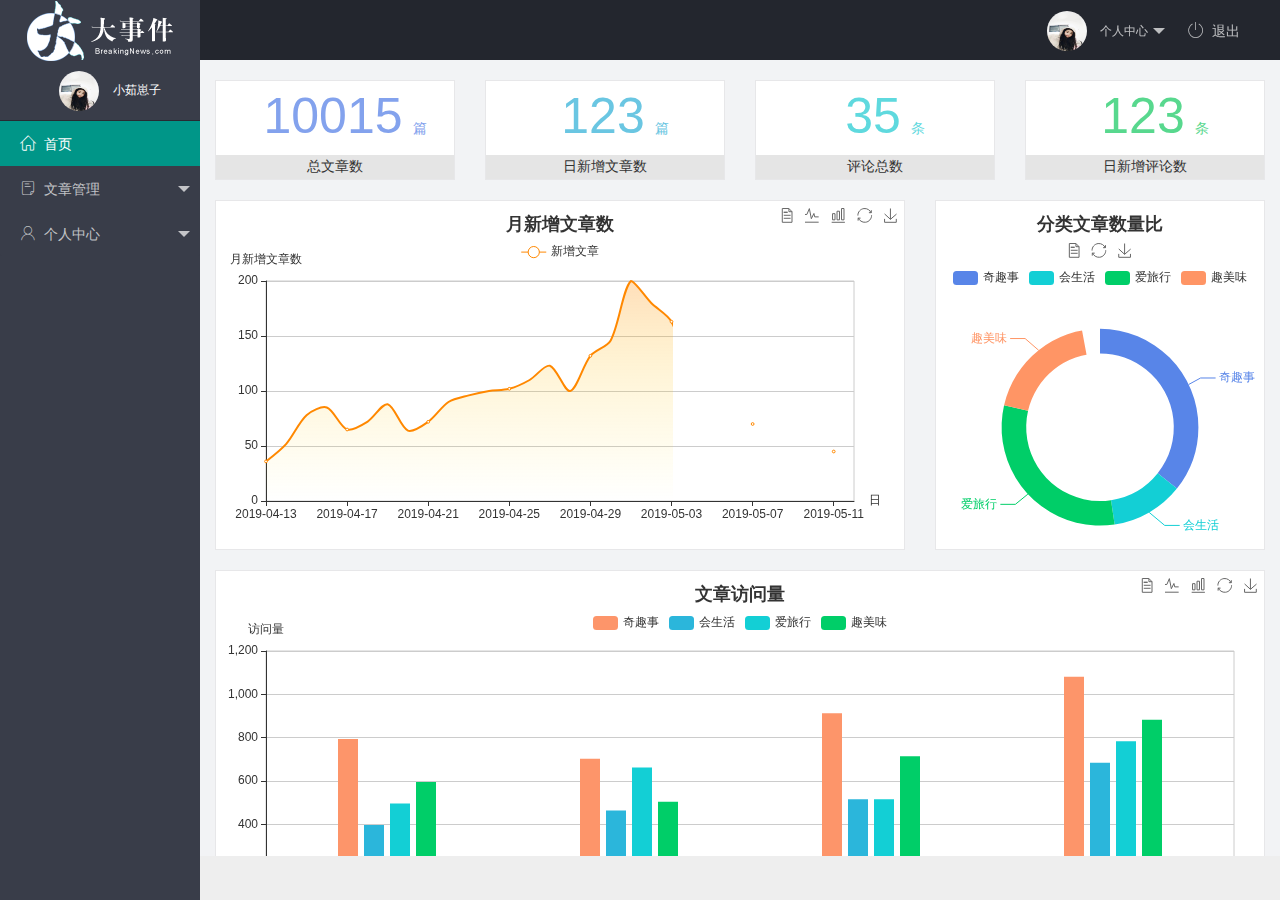
<file: index.html>
<!DOCTYPE html>
<html lang="en">
  <head>
    <meta charset="UTF-8" />
    <meta http-equiv="X-UA-Compatible" content="IE=edge" />
    <meta name="viewport" content="width=device-width, initial-scale=1.0" />
    <title>Document</title>
    <link rel="stylesheet" href="/assets/lib/layui/css/layui.css" />
    <link rel="stylesheet" href="/assets/fonts/iconfont.css">
    <link rel="stylesheet" href="./assets/css/index.css">
    
  </head>
  <body>
      <!-- 头部区域 -->
    <div class="layui-layout layui-layout-admin">
      <div class="layui-header">
        <div class="layui-logo layui-hide-xs layui-bg-black">
          <img src="/assets/images/logo.png" alt="" />
        </div>

        <ul class="layui-nav layui-layout-right">
          <li class="layui-nav-item layui-hide layui-show-md-inline-block">
            <a href="javascript:;" class="userinfo">
                <img src="./微信图片_20220528103913.jpg" class="layui-nav-img" />
                <!-- <span class="text-avatar">小茹崽子</span> -->
                个人中心
              </a>
            <dl class="layui-nav-child">
              <dd><a href="">基本资料</a></dd>
              <dd><a href="">更换头像</a></dd>
              <dd><a href="">重置密码</a></dd>
            </dl>
          </li>
          <li class="layui-nav-item" lay-header-event="menuRight" lay-unselect id='btn-aab'>
            <a href="javascript:;"><span class="iconfont icon-tuichu"></span>退出</a>
        </li>
        </ul>
      </div>
  <!-- 侧边栏 -->
  <div class="layui-side layui-bg-black">
    <div class="layui-side-scroll">
       <!-- 左侧侧边栏上面头像 -->
<div class="userinfo">
    <img src="./微信图片_20220528103913.jpg" class="layui-nav-img" />
    <!-- <span class="text-avatar">A</span> -->
    <span id="welcome">小茹崽子</span>
</div>
        <ul class="layui-nav layui-nav-tree" lay-shrink="all">
            <li class="layui-nav-item  layui-this">
                <a href="/home/dashboard.html" target="fm"><span class="iconfont icon-home "></span>首页</a>
            </li>
            <li class="layui-nav-item">
                <a class="" href="javascript:;"><span class="iconfont icon-16"></span>文章管理</a>
                <dl class="layui-nav-child">
                    <dd><a href="./article/art-catele.html" target="fm"><i class="layui-icon layui-icon-app"></i>文章类别</a></dd>

                    <dd id='change'><a href="./art_list.html" target="fm" ><i class="layui-icon layui-icon-app"></i>文章列表</a></dd>
                    <dd><a href="./art-pub.html" target="fm"><i class="layui-icon layui-icon-app"></i>发布文章</a></dd>
                </dl>
            </li>
            <li class="layui-nav-item">
                <a href="javascript:;"><span class="iconfont icon-user"></span>个人中心</a>
                <dl class="layui-nav-child">
                    <dd><a href="user.html" target="fm"><i class="layui-icon layui-icon-app"></i>基本资料</a></dd>
                    <dd><a  href="./home/user_avatar.html" target="fm"><i class="layui-icon layui-icon-app"></i>更换头像</a></dd>
                    <dd><a href="./home/user_pwd.html" target="fm"><i class="layui-icon layui-icon-app"></i>重置密码</a></dd>
                </dl>
            </li>
        </ul>
    </div>
</div>

      <div class="layui-body">
        <!-- 内容主体区域 -->
        <iframe name="fm" src="/home/dashboard.html" frameborder="0"></iframe>
        
       
     
      </div>
<!-- 底部区域 -->
      <div class="layui-footer">
        <!-- 底部固定区域 -->
        
      </div>
    </div>
    <script src="/assets/lib/layui/layui.all.js"></script>
    <script src='./assets/lib/jquery.js'></script>
    <script src='./assets/js/biss.js'></script>
    <script src='./assets/js/index.js'></script>
    
  </body>
</html>
</file>
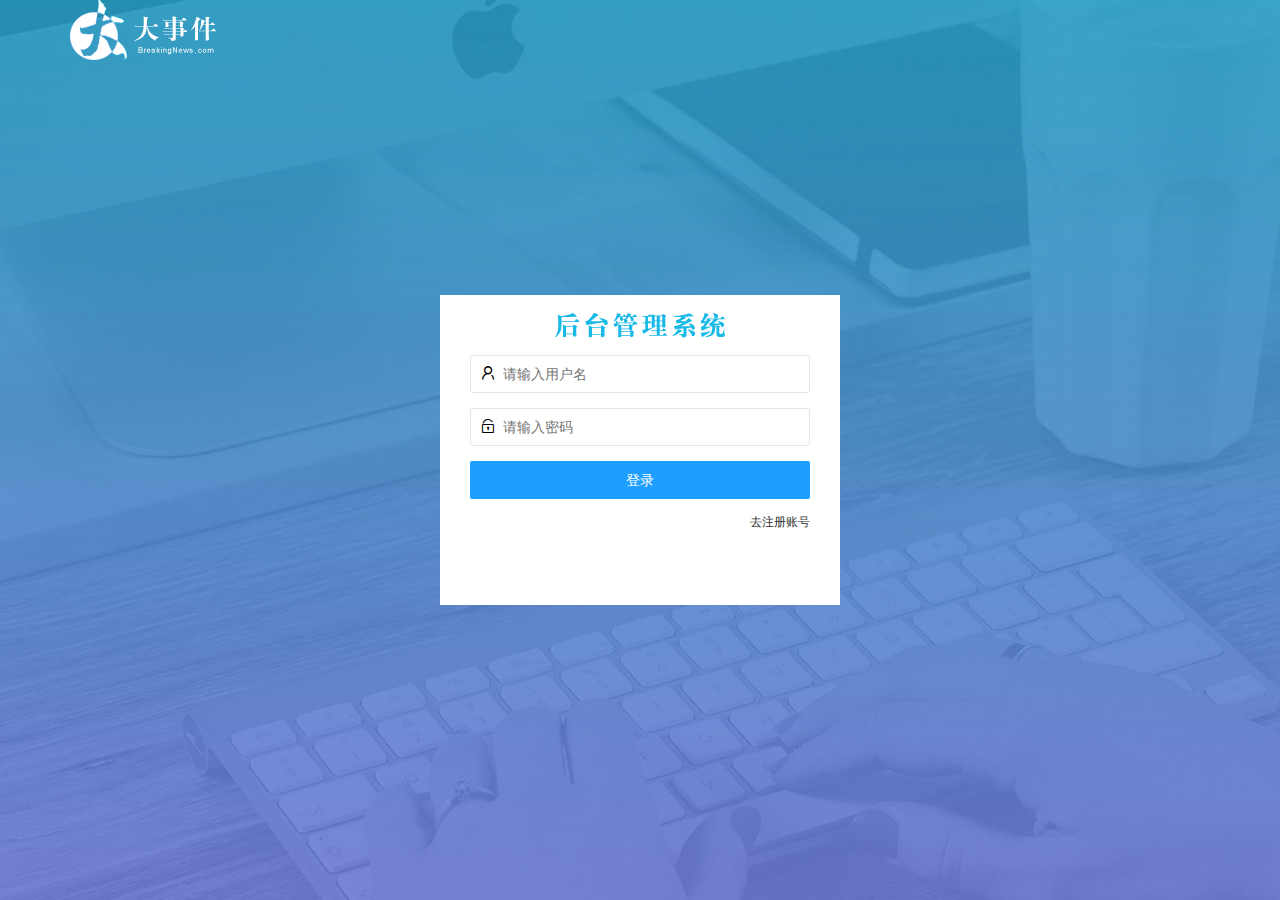
<file: login.html>
<!DOCTYPE html>
<html lang="en">
  <head>
    <meta charset="UTF-8" />
    <meta http-equiv="X-UA-Compatible" content="IE=edge" />
    <meta name="viewport" content="width=device-width, initial-scale=1.0" />
    <title>大事件-登录</title>
    <!-- 导入 LayUI 样式 -->
    <link rel="stylesheet" href="assets/lib/layui/css/layui.css" />
    <!-- 导入自定义样式 -->
    <link rel="stylesheet" href="assets/css/login.css" />
  </head>
  <body>
    <!-- 头部 logo 区域 -->
    <div class="layui-main">
      <img src="/assets/images/logo.png" alt="" />
    </div>

    <!-- 登录注册区域 -->
    <div class="loginAndRegBox">
      <div class="title-box"></div>
    </div>
    <!-- 登录注册区域 -->
<div class="loginAndRegBox">
    <!-- 登录标题 -->
    <div class="title-box"></div>

    <!-- 登录 -->
<div class="login-box">
    <form class="layui-form" id="form_login">
        
        <!-- 用户名 -->
        <div class="layui-form-item">
            <i class="layui-icon layui-icon-username"></i>
            <input
                   type="text"
                   name="username"
                   required
                   lay-verify="required"
                   placeholder="请输入用户名"
                   autocomplete="off"
                   class="layui-input"
                   />
        </div>
        
        <!-- 密码 -->
        <div class="layui-form-item">
            <i class="layui-icon layui-icon-password"></i>
            <input
                   type="password"
                   name="password"
                   required
                   lay-verify="required|pwd"
                   placeholder="请输入密码"
                   autocomplete="off"
                   class="layui-input"
                   />
        </div>
        
        <!-- 登录按钮 -->
        <div class="layui-form-item">
            <!-- 注意：表单提交按钮和普通按钮的区别，就是 lay-submit 属性 -->
            <button class="layui-btn layui-btn-normal layui-btn-fluid" lay-submit >
                登录
            </button>
        </div>
        <div class="layui-form-item link">
            <a href="javascript:;" id="link_reg">去注册账号</a>
        </div>
    </form>
</div>
   
   <!-- 注册 -->
<div class="reg-box">
    <form class="layui-form" id="form_reg">
        <!-- 用户名 -->
        <div class="layui-form-item">
            <i class="layui-icon layui-icon-username"></i>
            <input
                   type="text"
                   name="username"
                   required
                   lay-verify="required"
                   placeholder="请输入用户名"
                   autocomplete="off"
                   class="layui-input"
                   />
        </div>
        
        <!-- 密码 -->
        <div class="layui-form-item">
            <i class="layui-icon layui-icon-password"></i>
            <input
                   type="password"
                   name="password"
                   required
                   lay-verify="required|pwd"
                   placeholder="请输入密码"
                   autocomplete="off"
                   class="layui-input"
                   />
        </div>
        
        <!-- 确认密码 -->
        <div class="layui-form-item">
            <i class="layui-icon layui-icon-password"></i>
            <input
                   type="password"
                   name="repassword"
                   required
                   lay-verify="required|pwd|repwd"
                   placeholder="再次确认密码"
                   autocomplete="off"
                   class="layui-input"
                   />
        </div>
        
        <!-- 注册按钮 -->
        <div class="layui-form-item">
            <!-- 注意：表单提交按钮和普通按钮的区别，就是 lay-submit 属性 -->
            <button class="layui-btn layui-btn-normal layui-btn-fluid" lay-submit >
                注册
            </button>
        </div>
        <div class="layui-form-item link">
            <a href="javascript:;" id="link_login">去登录</a>
        </div>
    </form>
</div>
</div>
<script src='./assets/lib/layui/layui.all.js'></script>
<script src='./assets/lib/jquery.js'></script>
<script src='./assets/js/biss.js'></script>
<script src='./assets/js/login.js'></script>
  </body>
</html>
</file>
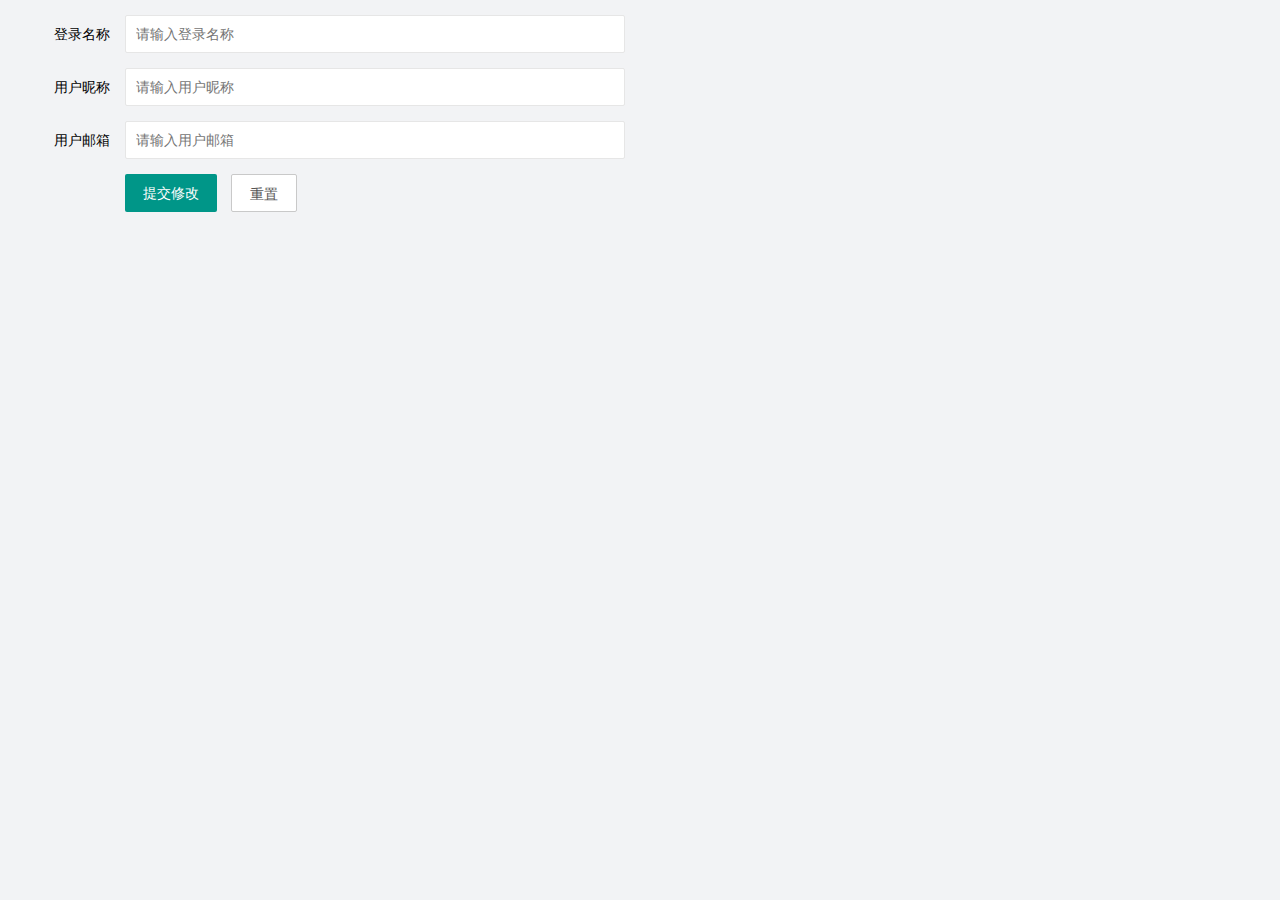
<file: user.html>
<!DOCTYPE html>
<html lang="en">
<head>
    <meta charset="UTF-8">
    <meta http-equiv="X-UA-Compatible" content="IE=edge">
    <meta name="viewport" content="width=device-width, initial-scale=1.0">
    <title>Document</title>
    <link rel="stylesheet" href="./assets/lib/layui/css/layui.css">
    <link rel="stylesheet" href="./assets/user.css/user.css">
</head>
<body>
    <!-- form 表单 -->
    <form class="layui-form" action="" lay-filter="formUserInfo">
    <input type="hidden" name="id">

    <div class="layui-form-item">
        <label class="layui-form-label">登录名称</label>
        <div class="layui-input-block">
            <input
                   type="text"
                   name="username"
                   required
                   readonly
                   lay-verify="required"
                   placeholder="请输入登录名称"
                   autocomplete="off"
                   class="layui-input"
                  
                   />
        </div>
    </div>
    <div class="layui-form-item">
        <label class="layui-form-label">用户昵称</label>
        <div class="layui-input-block">
            <input
                   type="text"
                   name="nickname"
                   required
                   lay-verify="required|nickname"
                   placeholder="请输入用户昵称"
                   autocomplete="off"
                   class="layui-input"
                   />
        </div>
    </div>
    <div class="layui-form-item">
        <label class="layui-form-label">用户邮箱</label>
        <div class="layui-input-block">
            <input
                   type="text"
                   name="email"
                   required
                   lay-verify="required|email"
                   placeholder="请输入用户邮箱"
                   autocomplete="off"
                   class="layui-input"
                   />
        </div>
    </div>

    <div class="layui-form-item">
        <div class="layui-input-block">
            <button class="layui-btn" lay-submit lay-filter="formDemo">提交修改</button>
            <button type="reset" class="layui-btn layui-btn-primary" id='btnReset'>重置</button>
        </div>
    </div>
</form>

<script src='./assets/lib/layui/layui.all.js'></script>
<script src='./assets/lib/jquery.js'></script>
<script src='./assets/js/biss.js'></script>
<script src='./assets/js/user.js'></script>

</body>
</html>
</file>
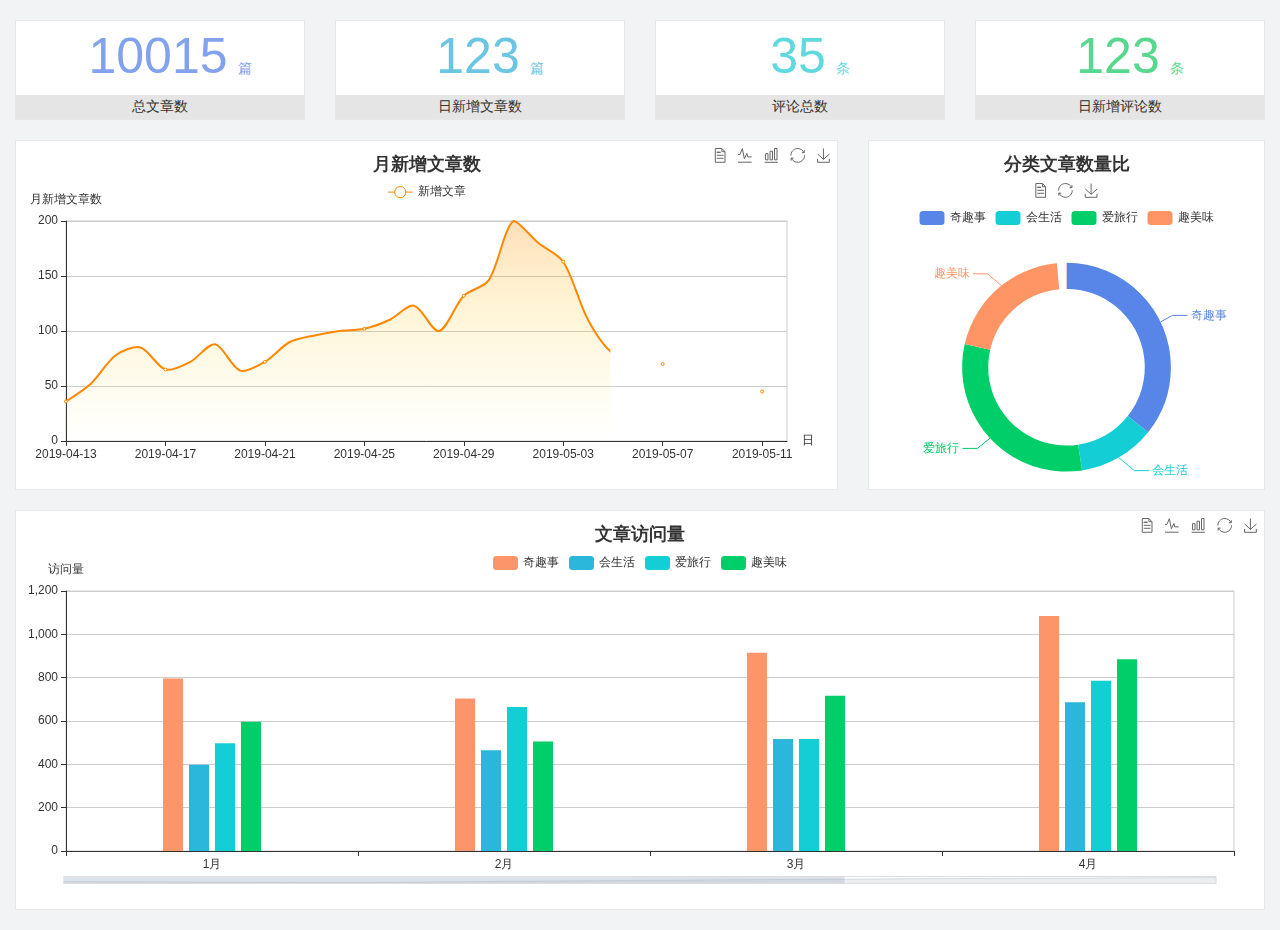
<file: home/dashboard.html>
<!DOCTYPE html>
<html lang="en">

<head>
  <meta charset="UTF-8">
  <meta name="viewport" content="width=device-width, initial-scale=1.0">
  <meta http-equiv="X-UA-Compatible" content="ie=edge">
  <title>图表统计</title>
  <link rel="stylesheet" href="../../assets/lib/bootstrap.css" />
  <link rel="stylesheet" href="../../assets/lib/main.css" />
  <script src="../../assets/lib/jquery.js"></script>
  <script type="text/javascript" src="../../assets/lib/echarts.min.js"></script>
</head>

<body>
  <div class="container-fluid">
    <div class="row spannel_list">
      <div class="col-sm-3 col-xs-6">
        <div class="spannel">
          <em>10015</em><span>篇</span>
          <b>总文章数</b>
        </div>
      </div>
      <div class="col-sm-3 col-xs-6">
        <div class="spannel scolor01">
          <em>123</em><span>篇</span>
          <b>日新增文章数</b>
        </div>
      </div>
      <div class="col-sm-3 col-xs-6">
        <div class="spannel scolor02">
          <em>35</em><span>条</span>
          <b>评论总数</b>
        </div>
      </div>
      <div class="col-sm-3 col-xs-6">
        <div class="spannel scolor03">
          <em>123</em><span>条</span>
          <b>日新增评论数</b>
        </div>
      </div>
    </div>
  </div>

  <div class="container-fluid">
    <div class="row curve-pie">
      <div class="col-lg-8 col-md-8">
        <div class="gragh_pannel" id="curve_show"></div>
      </div>
      <div class="col-lg-4 col-md-4">
        <div class="gragh_pannel" id="pie_show"></div>
      </div>
    </div>
  </div>

  <div class="container-fluid">
    <div class="column_pannel" id="column_show"></div>
  </div>

  <script>
    var oChart = echarts.init(document.getElementById('curve_show'));
    var aList_all = [
      { 'count': 36, 'date': '2019-04-13' },
      { 'count': 52, 'date': '2019-04-14' },
      { 'count': 78, 'date': '2019-04-15' },
      { 'count': 85, 'date': '2019-04-16' },
      { 'count': 65, 'date': '2019-04-17' },
      { 'count': 72, 'date': '2019-04-18' },
      { 'count': 88, 'date': '2019-04-19' },
      { 'count': 64, 'date': '2019-04-20' },
      { 'count': 72, 'date': '2019-04-21' },
      { 'count': 90, 'date': '2019-04-22' },
      { 'count': 96, 'date': '2019-04-23' },
      { 'count': 100, 'date': '2019-04-24' },
      { 'count': 102, 'date': '2019-04-25' },
      { 'count': 110, 'date': '2019-04-26' },
      { 'count': 123, 'date': '2019-04-27' },
      { 'count': 100, 'date': '2019-04-28' },
      { 'count': 132, 'date': '2019-04-29' },
      { 'count': 146, 'date': '2019-04-30' },
      { 'count': 200, 'date': '2019-05-01' },
      { 'count': 180, 'date': '2019-05-02' },
      { 'count': 163, 'date': '2019-05-03' },
      { 'count': 110, 'date': '2019-05-04' },
      { 'count': 80, 'date': '2019-05-05' },
      { 'count': 82, 'date': '2019-05-06' },
      { 'count': 70, 'date': '2019-05-07' },
      { 'count': 65, 'date': '2019-05-08' },
      { 'count': 54, 'date': '2019-05-09' },
      { 'count': 40, 'date': '2019-05-10' },
      { 'count': 45, 'date': '2019-05-11' },
      { 'count': 38, 'date': '2019-05-12' },
    ];

    let aCount = [];
    let aDate = [];

    for (var i = 0; i < aList_all.length; i++) {
      aCount.push(aList_all[i].count);
      aDate.push(aList_all[i].date);
    }

    var chartopt = {
      title: {
        text: '月新增文章数',
        left: 'center',
        top: '10'
      },
      tooltip: {
        trigger: 'axis'
      },
      legend: {
        data: ['新增文章'],
        top: '40'
      },
      toolbox: {
        show: true,
        feature: {
          mark: { show: true },
          dataView: { show: true, readOnly: false },
          magicType: { show: true, type: ['line', 'bar'] },
          restore: { show: true },
          saveAsImage: { show: true }
        }
      },
      calculable: true,
      xAxis: [
        {
          name: '日',
          type: 'category',
          boundaryGap: false,
          data: aDate
        }
      ],
      yAxis: [
        {
          name: '月新增文章数',
          type: 'value'
        }
      ],
      series: [
        {
          name: '新增文章',
          type: 'line',
          smooth: true,
          itemStyle: { normal: { areaStyle: { type: 'default' }, color: '#f80' }, lineStyle: { color: '#f80' } },
          data: aCount
        }],
      areaStyle: {
        normal: {
          color: new echarts.graphic.LinearGradient(0, 0, 0, 1, [{
            offset: 0,
            color: 'rgba(255,136,0,0.39)'
          }, {
            offset: .34,
            color: 'rgba(255,180,0,0.25)'
          }, {
            offset: 1,
            color: 'rgba(255,222,0,0.00)'
          }])

        }
      },
      grid: {
        show: true,
        x: 50,
        x2: 50,
        y: 80,
        height: 220
      }
    };

    oChart.setOption(chartopt);


    var oPie = echarts.init(document.getElementById('pie_show'));
    var oPieopt =
    {
      title: {
        top: 10,
        text: '分类文章数量比',
        x: 'center'
      },
      tooltip: {
        trigger: 'item',
        formatter: "{a} <br/>{b} : {c} ({d}%)"
      },
      color: ['#5885e8', '#13cfd5', '#00ce68', '#ff9565'],
      legend: {
        x: 'center',
        top: 65,
        data: ['奇趣事', '会生活', '爱旅行', '趣美味']
      },
      toolbox: {
        show: true,
        x: 'center',
        top: 35,
        feature: {
          mark: { show: true },
          dataView: { show: true, readOnly: false },
          magicType: {
            show: true,
            type: ['pie', 'funnel'],
            option: {
              funnel: {
                x: '25%',
                width: '50%',
                funnelAlign: 'left',
                max: 1548
              }
            }
          },
          restore: { show: true },
          saveAsImage: { show: true }
        }
      },
      calculable: true,
      series: [
        {
          name: '访问来源',
          type: 'pie',
          radius: ['45%', '60%'],
          center: ['50%', '65%'],
          data: [
            { value: 300, name: '奇趣事' },
            { value: 100, name: '会生活' },
            { value: 260, name: '爱旅行' },
            { value: 180, name: '趣美味' }
          ]
        }
      ]
    };
    oPie.setOption(oPieopt);



    var oColumn = this.echarts.init(document.getElementById('column_show'));
    var oColumnopt =
    {
      title: {
        text: '文章访问量',
        left: 'center',
        top: '10'
      },
      tooltip: {
        trigger: 'axis'
      },
      legend: {
        data: ['奇趣事', '会生活', '爱旅行', '趣美味'],
        top: '40'
      },
      toolbox: {
        show: true,
        feature: {
          mark: { show: true },
          dataView: { show: true, readOnly: false },
          magicType: { show: true, type: ['line', 'bar'] },
          restore: { show: true },
          saveAsImage: { show: true }
        }
      },
      calculable: true,
      xAxis: [
        {
          type: 'category',
          data: ['1月', '2月', '3月', '4月', '5月']
        }
      ],
      yAxis: [
        {
          name: '访问量',
          type: 'value'
        }
      ],
      series: [
        {
          name: '奇趣事',
          type: 'bar',
          barWidth: 20,
          itemStyle: {
            normal: { areaStyle: { type: 'default' }, color: '#fd956a' }
          },
          data: [800, 708, 920, 1090, 1200]
        },
        {
          name: '会生活',
          type: 'bar',
          barWidth: 20,
          itemStyle: {
            normal: { areaStyle: { type: 'default' }, color: '#2bb6db' }
          },
          data: [400, 468, 520, 690, 800]
        },
        {
          name: '爱旅行',
          type: 'bar',
          barWidth: 20,
          itemStyle: {
            normal: { areaStyle: { type: 'default' }, color: '#13cfd5' }
          },
          data: [500, 668, 520, 790, 900]
        },
        {
          name: '趣美味',
          type: 'bar',
          barWidth: 20,
          itemStyle: {
            normal: { areaStyle: { type: 'default' }, color: '#00ce68' }
          },
          data: [600, 508, 720, 890, 1000]
        }
      ],
      grid: {
        show: true,
        x: 50,
        x2: 30,
        y: 80,
        height: 260
      },
      dataZoom: [//给x轴设置滚动条
        {
          start: 0,//默认为0
          end: 100 - 1000 / 31,//默认为100
          type: 'slider',
          show: true,
          xAxisIndex: [0],
          handleSize: 0,//滑动条的 左右2个滑动条的大小
          height: 8,//组件高度
          left: 45, //左边的距离
          right: 50,//右边的距离
          bottom: 26,//右边的距离
          handleColor: '#ddd',//h滑动图标的颜色
          handleStyle: {
            borderColor: "#cacaca",
            borderWidth: "1",
            shadowBlur: 2,
            background: "#ddd",
            shadowColor: "#ddd",
          }
        }]
    };
    oColumn.setOption(oColumnopt);
  </script>
</body>

</html>
</file>
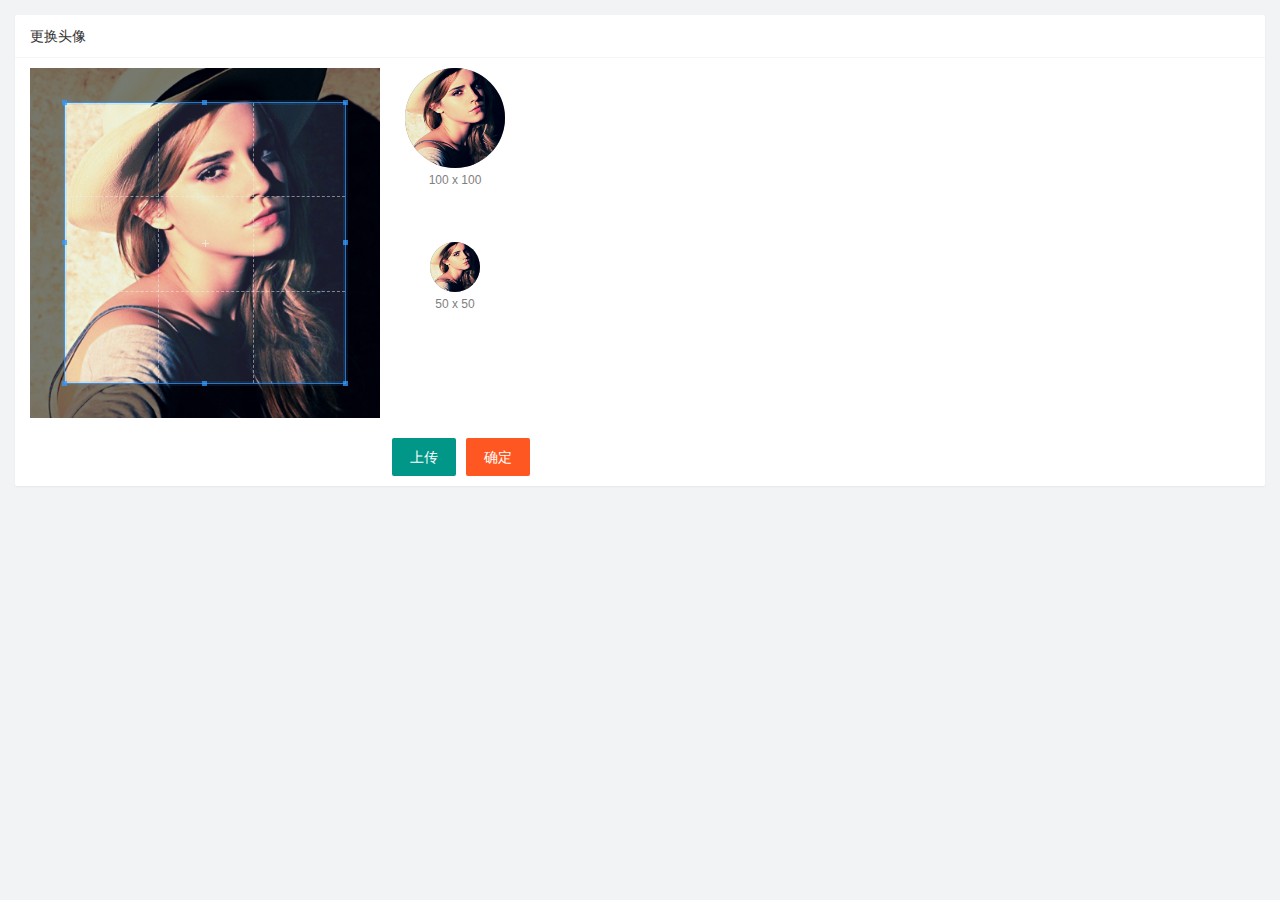
<file: home/user_avatar.html>
<!DOCTYPE html>
<html lang="en">
    <head>
        <meta charset="UTF-8" />
        <meta http-equiv="X-UA-Compatible" content="IE=edge" />
        <meta name="viewport" content="width=device-width, initial-scale=1.0" />
        <title>Document</title>
        <link rel="stylesheet" href="/assets/lib/layui/css/layui.css" />
        <link rel="stylesheet" href="/assets/lib/cropper/cropper.css">
        <link rel="stylesheet" href="/assets/user.css/user_avatar.css" />
    </head>
    <body>
        <div class="layui-card">
            <div class="layui-card-header">更换头像</div>
            <input type="file" id="file" accept="image/png,image/jpeg" />
            <div class="layui-card-body">
              <!-- 第一行的图片裁剪和预览区域 -->
<div class="row1">
    <!-- 图片裁剪区域 -->
    <div class="cropper-box">
        <!-- 这个 img 标签很重要，将来会把它初始化为裁剪区域 -->
        <img id="image" src="/assets/images/sample.jpg" />
    </div>
    <!-- 图片的预览区域 -->
    <div class="preview-box">
        <div>
            <!-- 宽高为 100px 的预览区域 -->
            <div class="img-preview w100"></div>
            <p class="size">100 x 100</p>
        </div>
        <div>
            <!-- 宽高为 50px 的预览区域 -->
            <div class="img-preview w50"></div>
            <p class="size">50 x 50</p>
        </div>
    </div>
</div>
    <!-- 第二行的按钮区域 -->
    <div class="row2">
        <input type='file'name='' id="file">
        <button type="button" class="layui-btn" id='btnChooseImage'>上传</button>
        <button type="button" class="layui-btn layui-btn-danger"id='btnUpload'>确定</button>
    </div>
            </div>
        </div>
       
    <script src="/assets/lib/layui/layui.all.js"></script>
    <script src='/assets/lib/jquery.js'></script>
    <script src='/assets/lib/cropper/Cropper.js'></script>
    <script src='/assets/lib/cropper/jquery-cropper.js'></script>
    <script src='/assets/js/biss.js'></script>
    <script src='/assets/js/user_avatar.js'></script>

    </body>
</html>
</file>
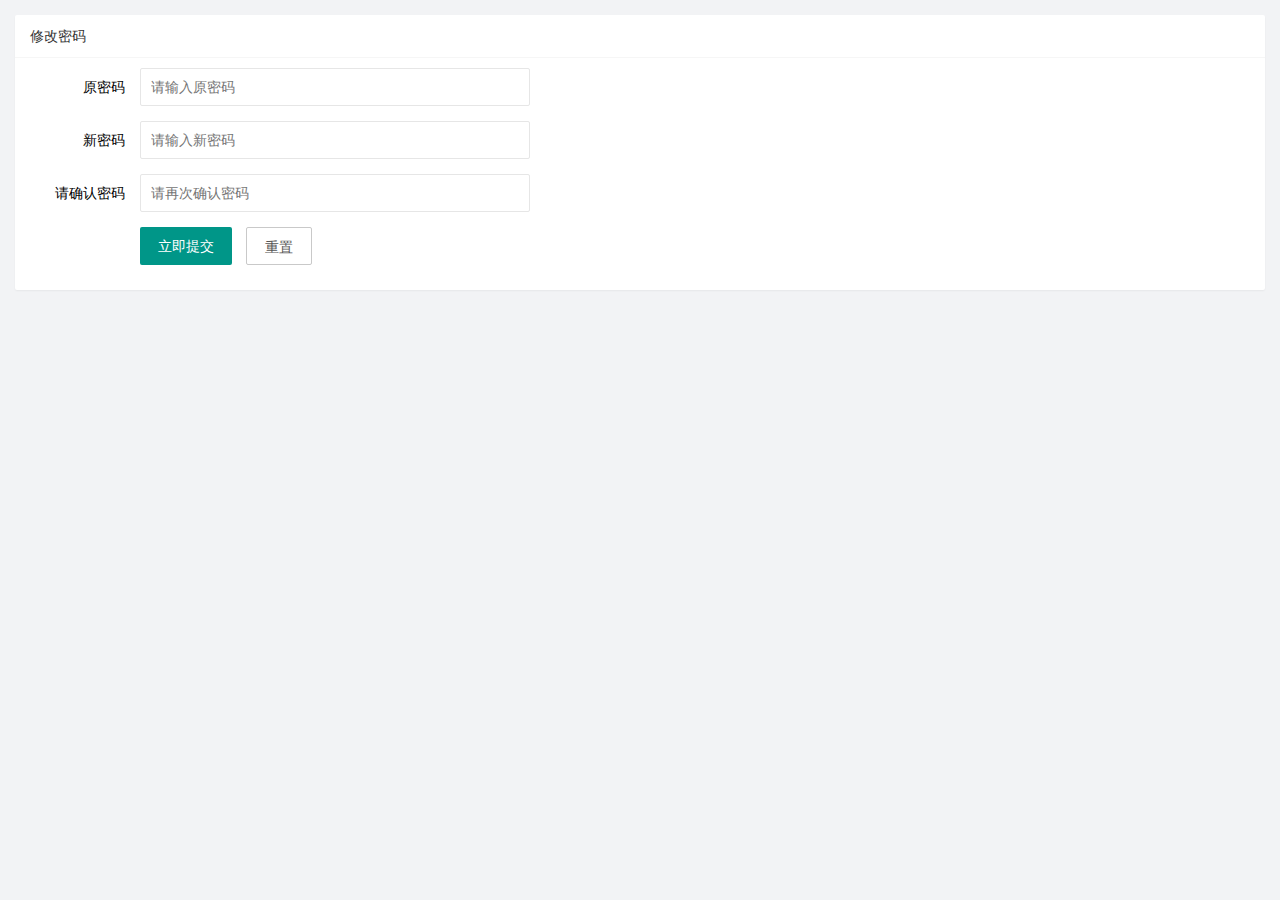
<file: home/user_pwd.html>
<!DOCTYPE html>
<html lang="en">
<head>
    <meta charset="UTF-8">
    <meta http-equiv="X-UA-Compatible" content="IE=edge">
    <meta name="viewport" content="width=device-width, initial-scale=1.0">
    <title>Document</title>
</head>
<body>
    <!DOCTYPE html>
    <html lang="en">
      <head>
        <meta charset="UTF-8" />
        <meta http-equiv="X-UA-Compatible" content="IE=edge" />
        <meta name="viewport" content="width=device-width, initial-scale=1.0" />
        <title>Document</title>
        <link rel="stylesheet" href="/assets/lib/layui/css/layui.css" />
        <link rel="stylesheet" href="../assets/user.css/user_pwd.css" />
      </head>
      <body>
        <div class="layui-card">
          <div class="layui-card-header">修改密码</div>
          <div class="layui-card-body">
            <form class="layui-form" action="">
                <div class="layui-form-item">
                    <label class="layui-form-label">原密码</label>
                    <div class="layui-input-block">
                        <input
                               type="password"
                               name="oldPwd"
                               required
                               lay-verify="required|pwd"
                               placeholder="请输入原密码"
                               autocomplete="off"
                               class="layui-input"
                               />
                    </div>
                </div>
                <div class="layui-form-item">
                    <label class="layui-form-label">新密码</label>
                    <div class="layui-input-block">
                        <input
                               type="password"
                               name="newPwd"
                               required
                               lay-verify="required|pwd|samePwd"
                               placeholder="请输入新密码"
                               autocomplete="off"
                               class="layui-input" 
                               />
                    </div>
                </div>
                <div class="layui-form-item">
                    <label class="layui-form-label">请确认密码</label>
                    <div class="layui-input-block">
                        <input
                               type="password"
                               name="rePwd"
                               required
                               lay-verify="required|pwd|rePwd"
                               placeholder="请再次确认密码"
                               autocomplete="off"
                               class="layui-input"
                               />
                    </div>
                </div>
                <div class="layui-form-item">
                    <div class="layui-input-block">
                        <button class="layui-btn" lay-submit lay-filter="formDemo">
                            立即提交
                        </button>
                        <button type="reset" class="layui-btn layui-btn-primary">
                            重置
                        </button>
                    </div>
                </div>
            </form>
          </div>
        </div>
        <script src="/assets/lib/layui/layui.all.js"></script>
        <script src="/assets/lib/jquery.js"></script>
        <script src="../assets/js/biss.js"></script>
        <script src="../assets/js/user_pwd.js"></script>

      </body>
    </html> 
</body>
</html>
</file>
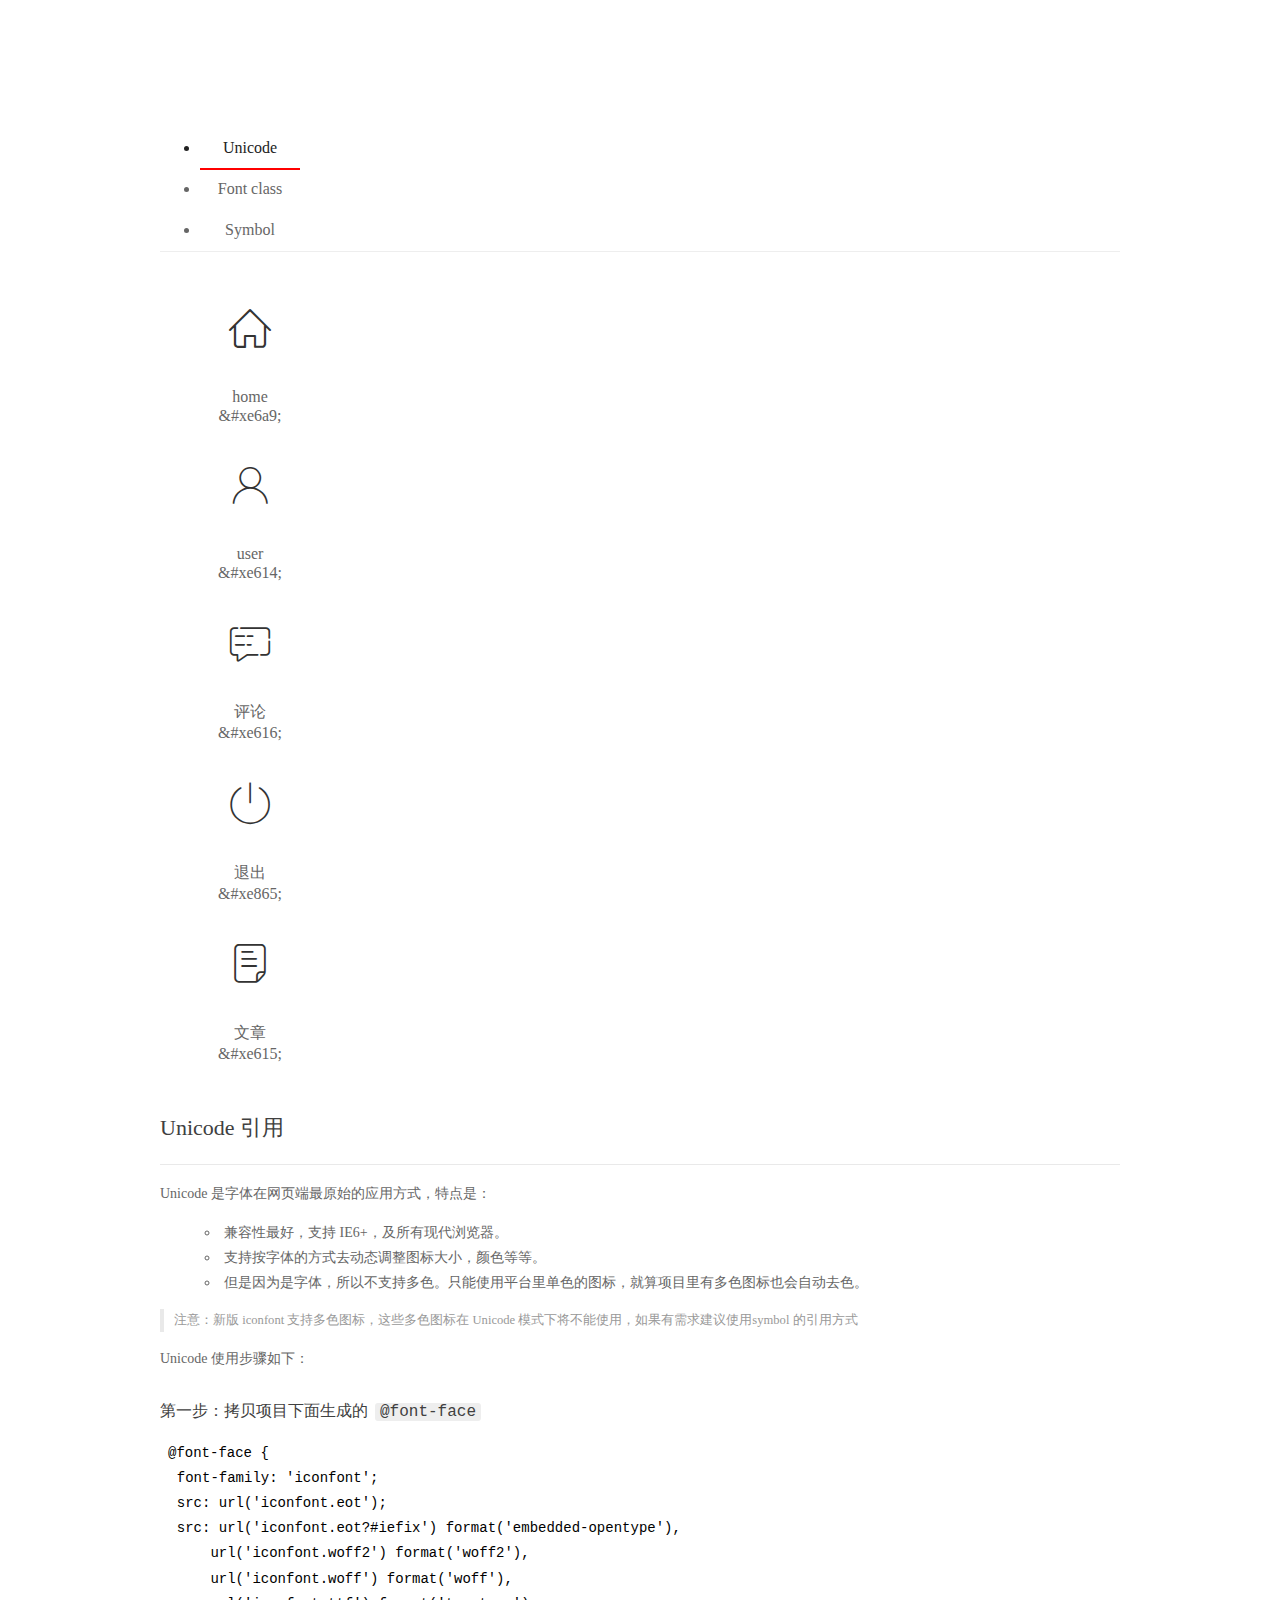
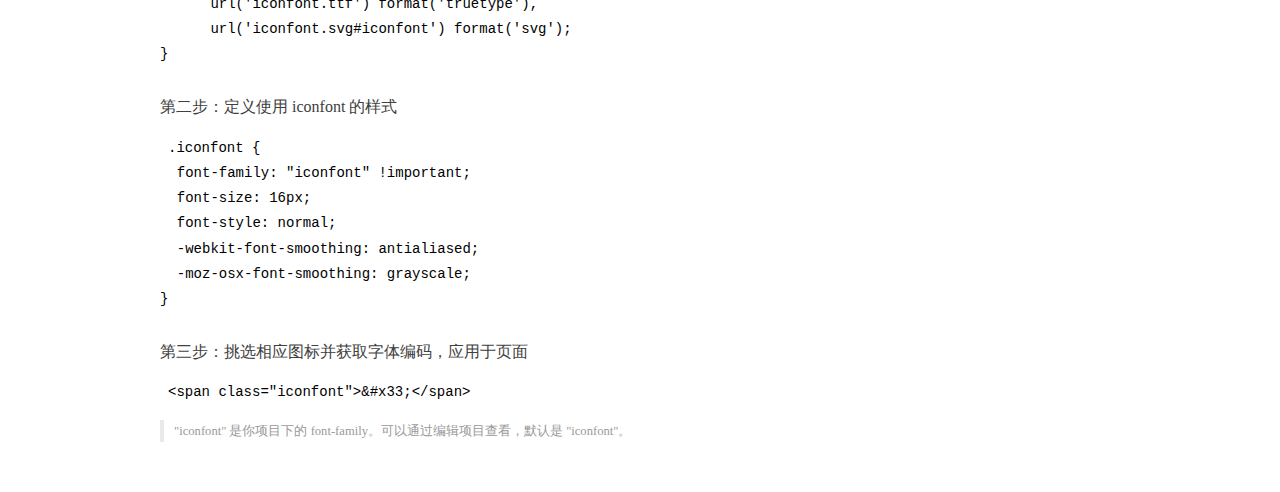
<file: assets/fonts/demo_index.html>
<!DOCTYPE html>
<html>
<head>
  <meta charset="utf-8"/>
  <title>IconFont Demo</title>
  <link rel="shortcut icon" href="https://gtms04.alicdn.com/tps/i4/TB1_oz6GVXXXXaFXpXXJDFnIXXX-64-64.ico" type="image/x-icon"/>
  <link rel="stylesheet" href="https://g.alicdn.com/thx/cube/1.3.2/cube.min.css">
  <link rel="stylesheet" href="demo.css">
  <link rel="stylesheet" href="iconfont.css">
  <script src="iconfont.js"></script>
  <!-- jQuery -->
  <script src="https://a1.alicdn.com/oss/uploads/2018/12/26/7bfddb60-08e8-11e9-9b04-53e73bb6408b.js"></script>
  <!-- 代码高亮 -->
  <script src="https://a1.alicdn.com/oss/uploads/2018/12/26/a3f714d0-08e6-11e9-8a15-ebf944d7534c.js"></script>
</head>
<body>
  <div class="main">
    <h1 class="logo"><a href="https://www.iconfont.cn/" title="iconfont 首页" target="_blank">&#xe86b;</a></h1>
    <div class="nav-tabs">
      <ul id="tabs" class="dib-box">
        <li class="dib active"><span>Unicode</span></li>
        <li class="dib"><span>Font class</span></li>
        <li class="dib"><span>Symbol</span></li>
      </ul>
      
    </div>
    <div class="tab-container">
      <div class="content unicode" style="display: block;">
          <ul class="icon_lists dib-box">
          
            <li class="dib">
              <span class="icon iconfont">&#xe6a9;</span>
                <div class="name">home</div>
                <div class="code-name">&amp;#xe6a9;</div>
              </li>
          
            <li class="dib">
              <span class="icon iconfont">&#xe614;</span>
                <div class="name">user</div>
                <div class="code-name">&amp;#xe614;</div>
              </li>
          
            <li class="dib">
              <span class="icon iconfont">&#xe616;</span>
                <div class="name">评论</div>
                <div class="code-name">&amp;#xe616;</div>
              </li>
          
            <li class="dib">
              <span class="icon iconfont">&#xe865;</span>
                <div class="name">退出</div>
                <div class="code-name">&amp;#xe865;</div>
              </li>
          
            <li class="dib">
              <span class="icon iconfont">&#xe615;</span>
                <div class="name">文章</div>
                <div class="code-name">&amp;#xe615;</div>
              </li>
          
          </ul>
          <div class="article markdown">
          <h2 id="unicode-">Unicode 引用</h2>
          <hr>

          <p>Unicode 是字体在网页端最原始的应用方式，特点是：</p>
          <ul>
            <li>兼容性最好，支持 IE6+，及所有现代浏览器。</li>
            <li>支持按字体的方式去动态调整图标大小，颜色等等。</li>
            <li>但是因为是字体，所以不支持多色。只能使用平台里单色的图标，就算项目里有多色图标也会自动去色。</li>
          </ul>
          <blockquote>
            <p>注意：新版 iconfont 支持多色图标，这些多色图标在 Unicode 模式下将不能使用，如果有需求建议使用symbol 的引用方式</p>
          </blockquote>
          <p>Unicode 使用步骤如下：</p>
          <h3 id="-font-face">第一步：拷贝项目下面生成的 <code>@font-face</code></h3>
<pre><code class="language-css"
>@font-face {
  font-family: 'iconfont';
  src: url('iconfont.eot');
  src: url('iconfont.eot?#iefix') format('embedded-opentype'),
      url('iconfont.woff2') format('woff2'),
      url('iconfont.woff') format('woff'),
      url('iconfont.ttf') format('truetype'),
      url('iconfont.svg#iconfont') format('svg');
}
</code></pre>
          <h3 id="-iconfont-">第二步：定义使用 iconfont 的样式</h3>
<pre><code class="language-css"
>.iconfont {
  font-family: "iconfont" !important;
  font-size: 16px;
  font-style: normal;
  -webkit-font-smoothing: antialiased;
  -moz-osx-font-smoothing: grayscale;
}
</code></pre>
          <h3 id="-">第三步：挑选相应图标并获取字体编码，应用于页面</h3>
<pre>
<code class="language-html"
>&lt;span class="iconfont"&gt;&amp;#x33;&lt;/span&gt;
</code></pre>
          <blockquote>
            <p>"iconfont" 是你项目下的 font-family。可以通过编辑项目查看，默认是 "iconfont"。</p>
          </blockquote>
          </div>
      </div>
      <div class="content font-class">
        <ul class="icon_lists dib-box">
          
          <li class="dib">
            <span class="icon iconfont icon-home"></span>
            <div class="name">
              home
            </div>
            <div class="code-name">.icon-home
            </div>
          </li>
          
          <li class="dib">
            <span class="icon iconfont icon-user"></span>
            <div class="name">
              user
            </div>
            <div class="code-name">.icon-user
            </div>
          </li>
          
          <li class="dib">
            <span class="icon iconfont icon-pinglun"></span>
            <div class="name">
              评论
            </div>
            <div class="code-name">.icon-pinglun
            </div>
          </li>
          
          <li class="dib">
            <span class="icon iconfont icon-tuichu"></span>
            <div class="name">
              退出
            </div>
            <div class="code-name">.icon-tuichu
            </div>
          </li>
          
          <li class="dib">
            <span class="icon iconfont icon-16"></span>
            <div class="name">
              文章
            </div>
            <div class="code-name">.icon-16
            </div>
          </li>
          
        </ul>
        <div class="article markdown">
        <h2 id="font-class-">font-class 引用</h2>
        <hr>

        <p>font-class 是 Unicode 使用方式的一种变种，主要是解决 Unicode 书写不直观，语意不明确的问题。</p>
        <p>与 Unicode 使用方式相比，具有如下特点：</p>
        <ul>
          <li>兼容性良好，支持 IE8+，及所有现代浏览器。</li>
          <li>相比于 Unicode 语意明确，书写更直观。可以很容易分辨这个 icon 是什么。</li>
          <li>因为使用 class 来定义图标，所以当要替换图标时，只需要修改 class 里面的 Unicode 引用。</li>
          <li>不过因为本质上还是使用的字体，所以多色图标还是不支持的。</li>
        </ul>
        <p>使用步骤如下：</p>
        <h3 id="-fontclass-">第一步：引入项目下面生成的 fontclass 代码：</h3>
<pre><code class="language-html">&lt;link rel="stylesheet" href="./iconfont.css"&gt;
</code></pre>
        <h3 id="-">第二步：挑选相应图标并获取类名，应用于页面：</h3>
<pre><code class="language-html">&lt;span class="iconfont icon-xxx"&gt;&lt;/span&gt;
</code></pre>
        <blockquote>
          <p>"
            iconfont" 是你项目下的 font-family。可以通过编辑项目查看，默认是 "iconfont"。</p>
        </blockquote>
      </div>
      </div>
      <div class="content symbol">
          <ul class="icon_lists dib-box">
          
            <li class="dib">
                <svg class="icon svg-icon" aria-hidden="true">
                  <use xlink:href="#icon-home"></use>
                </svg>
                <div class="name">home</div>
                <div class="code-name">#icon-home</div>
            </li>
          
            <li class="dib">
                <svg class="icon svg-icon" aria-hidden="true">
                  <use xlink:href="#icon-user"></use>
                </svg>
                <div class="name">user</div>
                <div class="code-name">#icon-user</div>
            </li>
          
            <li class="dib">
                <svg class="icon svg-icon" aria-hidden="true">
                  <use xlink:href="#icon-pinglun"></use>
                </svg>
                <div class="name">评论</div>
                <div class="code-name">#icon-pinglun</div>
            </li>
          
            <li class="dib">
                <svg class="icon svg-icon" aria-hidden="true">
                  <use xlink:href="#icon-tuichu"></use>
                </svg>
                <div class="name">退出</div>
                <div class="code-name">#icon-tuichu</div>
            </li>
          
            <li class="dib">
                <svg class="icon svg-icon" aria-hidden="true">
                  <use xlink:href="#icon-16"></use>
                </svg>
                <div class="name">文章</div>
                <div class="code-name">#icon-16</div>
            </li>
          
          </ul>
          <div class="article markdown">
          <h2 id="symbol-">Symbol 引用</h2>
          <hr>

          <p>这是一种全新的使用方式，应该说这才是未来的主流，也是平台目前推荐的用法。相关介绍可以参考这篇<a href="">文章</a>
            这种用法其实是做了一个 SVG 的集合，与另外两种相比具有如下特点：</p>
          <ul>
            <li>支持多色图标了，不再受单色限制。</li>
            <li>通过一些技巧，支持像字体那样，通过 <code>font-size</code>, <code>color</code> 来调整样式。</li>
            <li>兼容性较差，支持 IE9+，及现代浏览器。</li>
            <li>浏览器渲染 SVG 的性能一般，还不如 png。</li>
          </ul>
          <p>使用步骤如下：</p>
          <h3 id="-symbol-">第一步：引入项目下面生成的 symbol 代码：</h3>
<pre><code class="language-html">&lt;script src="./iconfont.js"&gt;&lt;/script&gt;
</code></pre>
          <h3 id="-css-">第二步：加入通用 CSS 代码（引入一次就行）：</h3>
<pre><code class="language-html">&lt;style&gt;
.icon {
  width: 1em;
  height: 1em;
  vertical-align: -0.15em;
  fill: currentColor;
  overflow: hidden;
}
&lt;/style&gt;
</code></pre>
          <h3 id="-">第三步：挑选相应图标并获取类名，应用于页面：</h3>
<pre><code class="language-html">&lt;svg class="icon" aria-hidden="true"&gt;
  &lt;use xlink:href="#icon-xxx"&gt;&lt;/use&gt;
&lt;/svg&gt;
</code></pre>
          </div>
      </div>

    </div>
  </div>
  <script>
  $(document).ready(function () {
      $('.tab-container .content:first').show()

      $('#tabs li').click(function (e) {
        var tabContent = $('.tab-container .content')
        var index = $(this).index()

        if ($(this).hasClass('active')) {
          return
        } else {
          $('#tabs li').removeClass('active')
          $(this).addClass('active')

          tabContent.hide().eq(index).fadeIn()
        }
      })
    })
  </script>
</body>
</html>
</file>
<file: assets/lib/layui/css/layui.css>
/** layui-v2.5.5 MIT License By https://www.layui.com */
 .layui-inline,img{display:inline-block;vertical-align:middle}h1,h2,h3,h4,h5,h6{font-weight:400}.layui-edge,.layui-header,.layui-inline,.layui-main{position:relative}.layui-body,.layui-edge,.layui-elip{overflow:hidden}.layui-btn,.layui-edge,.layui-inline,img{vertical-align:middle}.layui-btn,.layui-disabled,.layui-icon,.layui-unselect{-moz-user-select:none;-webkit-user-select:none;-ms-user-select:none}.layui-elip,.layui-form-checkbox span,.layui-form-pane .layui-form-label{text-overflow:ellipsis;white-space:nowrap}.layui-breadcrumb,.layui-tree-btnGroup{visibility:hidden}blockquote,body,button,dd,div,dl,dt,form,h1,h2,h3,h4,h5,h6,input,li,ol,p,pre,td,textarea,th,ul{margin:0;padding:0;-webkit-tap-highlight-color:rgba(0,0,0,0)}a:active,a:hover{outline:0}img{border:none}li{list-style:none}table{border-collapse:collapse;border-spacing:0}h4,h5,h6{font-size:100%}button,input,optgroup,option,select,textarea{font-family:inherit;font-size:inherit;font-style:inherit;font-weight:inherit;outline:0}pre{white-space:pre-wrap;white-space:-moz-pre-wrap;white-space:-pre-wrap;white-space:-o-pre-wrap;word-wrap:break-word}body{line-height:24px;font:14px Helvetica Neue,Helvetica,PingFang SC,Tahoma,Arial,sans-serif}hr{height:1px;margin:10px 0;border:0;clear:both}a{color:#333;text-decoration:none}a:hover{color:#777}a cite{font-style:normal;*cursor:pointer}.layui-border-box,.layui-border-box *{box-sizing:border-box}.layui-box,.layui-box *{box-sizing:content-box}.layui-clear{clear:both;*zoom:1}.layui-clear:after{content:'\20';clear:both;*zoom:1;display:block;height:0}.layui-inline{*display:inline;*zoom:1}.layui-edge{display:inline-block;width:0;height:0;border-width:6px;border-style:dashed;border-color:transparent}.layui-edge-top{top:-4px;border-bottom-color:#999;border-bottom-style:solid}.layui-edge-right{border-left-color:#999;border-left-style:solid}.layui-edge-bottom{top:2px;border-top-color:#999;border-top-style:solid}.layui-edge-left{border-right-color:#999;border-right-style:solid}.layui-disabled,.layui-disabled:hover{color:#d2d2d2!important;cursor:not-allowed!important}.layui-circle{border-radius:100%}.layui-show{display:block!important}.layui-hide{display:none!important}@font-face{font-family:layui-icon;src:url(../font/iconfont.eot?v=250);src:url(../font/iconfont.eot?v=250#iefix) format('embedded-opentype'),url(../font/iconfont.woff2?v=250) format('woff2'),url(../font/iconfont.woff?v=250) format('woff'),url(../font/iconfont.ttf?v=250) format('truetype'),url(../font/iconfont.svg?v=250#layui-icon) format('svg')}.layui-icon{font-family:layui-icon!important;font-size:16px;font-style:normal;-webkit-font-smoothing:antialiased;-moz-osx-font-smoothing:grayscale}.layui-icon-reply-fill:before{content:"\e611"}.layui-icon-set-fill:before{content:"\e614"}.layui-icon-menu-fill:before{content:"\e60f"}.layui-icon-search:before{content:"\e615"}.layui-icon-share:before{content:"\e641"}.layui-icon-set-sm:before{content:"\e620"}.layui-icon-engine:before{content:"\e628"}.layui-icon-close:before{content:"\1006"}.layui-icon-close-fill:before{content:"\1007"}.layui-icon-chart-screen:before{content:"\e629"}.layui-icon-star:before{content:"\e600"}.layui-icon-circle-dot:before{content:"\e617"}.layui-icon-chat:before{content:"\e606"}.layui-icon-release:before{content:"\e609"}.layui-icon-list:before{content:"\e60a"}.layui-icon-chart:before{content:"\e62c"}.layui-icon-ok-circle:before{content:"\1005"}.layui-icon-layim-theme:before{content:"\e61b"}.layui-icon-table:before{content:"\e62d"}.layui-icon-right:before{content:"\e602"}.layui-icon-left:before{content:"\e603"}.layui-icon-cart-simple:before{content:"\e698"}.layui-icon-face-cry:before{content:"\e69c"}.layui-icon-face-smile:before{content:"\e6af"}.layui-icon-survey:before{content:"\e6b2"}.layui-icon-tree:before{content:"\e62e"}.layui-icon-upload-circle:before{content:"\e62f"}.layui-icon-add-circle:before{content:"\e61f"}.layui-icon-download-circle:before{content:"\e601"}.layui-icon-templeate-1:before{content:"\e630"}.layui-icon-util:before{content:"\e631"}.layui-icon-face-surprised:before{content:"\e664"}.layui-icon-edit:before{content:"\e642"}.layui-icon-speaker:before{content:"\e645"}.layui-icon-down:before{content:"\e61a"}.layui-icon-file:before{content:"\e621"}.layui-icon-layouts:before{content:"\e632"}.layui-icon-rate-half:before{content:"\e6c9"}.layui-icon-add-circle-fine:before{content:"\e608"}.layui-icon-prev-circle:before{content:"\e633"}.layui-icon-read:before{content:"\e705"}.layui-icon-404:before{content:"\e61c"}.layui-icon-carousel:before{content:"\e634"}.layui-icon-help:before{content:"\e607"}.layui-icon-code-circle:before{content:"\e635"}.layui-icon-water:before{content:"\e636"}.layui-icon-username:before{content:"\e66f"}.layui-icon-find-fill:before{content:"\e670"}.layui-icon-about:before{content:"\e60b"}.layui-icon-location:before{content:"\e715"}.layui-icon-up:before{content:"\e619"}.layui-icon-pause:before{content:"\e651"}.layui-icon-date:before{content:"\e637"}.layui-icon-layim-uploadfile:before{content:"\e61d"}.layui-icon-delete:before{content:"\e640"}.layui-icon-play:before{content:"\e652"}.layui-icon-top:before{content:"\e604"}.layui-icon-friends:before{content:"\e612"}.layui-icon-refresh-3:before{content:"\e9aa"}.layui-icon-ok:before{content:"\e605"}.layui-icon-layer:before{content:"\e638"}.layui-icon-face-smile-fine:before{content:"\e60c"}.layui-icon-dollar:before{content:"\e659"}.layui-icon-group:before{content:"\e613"}.layui-icon-layim-download:before{content:"\e61e"}.layui-icon-picture-fine:before{content:"\e60d"}.layui-icon-link:before{content:"\e64c"}.layui-icon-diamond:before{content:"\e735"}.layui-icon-log:before{content:"\e60e"}.layui-icon-rate-solid:before{content:"\e67a"}.layui-icon-fonts-del:before{content:"\e64f"}.layui-icon-unlink:before{content:"\e64d"}.layui-icon-fonts-clear:before{content:"\e639"}.layui-icon-triangle-r:before{content:"\e623"}.layui-icon-circle:before{content:"\e63f"}.layui-icon-radio:before{content:"\e643"}.layui-icon-align-center:before{content:"\e647"}.layui-icon-align-right:before{content:"\e648"}.layui-icon-align-left:before{content:"\e649"}.layui-icon-loading-1:before{content:"\e63e"}.layui-icon-return:before{content:"\e65c"}.layui-icon-fonts-strong:before{content:"\e62b"}.layui-icon-upload:before{content:"\e67c"}.layui-icon-dialogue:before{content:"\e63a"}.layui-icon-video:before{content:"\e6ed"}.layui-icon-headset:before{content:"\e6fc"}.layui-icon-cellphone-fine:before{content:"\e63b"}.layui-icon-add-1:before{content:"\e654"}.layui-icon-face-smile-b:before{content:"\e650"}.layui-icon-fonts-html:before{content:"\e64b"}.layui-icon-form:before{content:"\e63c"}.layui-icon-cart:before{content:"\e657"}.layui-icon-camera-fill:before{content:"\e65d"}.layui-icon-tabs:before{content:"\e62a"}.layui-icon-fonts-code:before{content:"\e64e"}.layui-icon-fire:before{content:"\e756"}.layui-icon-set:before{content:"\e716"}.layui-icon-fonts-u:before{content:"\e646"}.layui-icon-triangle-d:before{content:"\e625"}.layui-icon-tips:before{content:"\e702"}.layui-icon-picture:before{content:"\e64a"}.layui-icon-more-vertical:before{content:"\e671"}.layui-icon-flag:before{content:"\e66c"}.layui-icon-loading:before{content:"\e63d"}.layui-icon-fonts-i:before{content:"\e644"}.layui-icon-refresh-1:before{content:"\e666"}.layui-icon-rmb:before{content:"\e65e"}.layui-icon-home:before{content:"\e68e"}.layui-icon-user:before{content:"\e770"}.layui-icon-notice:before{content:"\e667"}.layui-icon-login-weibo:before{content:"\e675"}.layui-icon-voice:before{content:"\e688"}.layui-icon-upload-drag:before{content:"\e681"}.layui-icon-login-qq:before{content:"\e676"}.layui-icon-snowflake:before{content:"\e6b1"}.layui-icon-file-b:before{content:"\e655"}.layui-icon-template:before{content:"\e663"}.layui-icon-auz:before{content:"\e672"}.layui-icon-console:before{content:"\e665"}.layui-icon-app:before{content:"\e653"}.layui-icon-prev:before{content:"\e65a"}.layui-icon-website:before{content:"\e7ae"}.layui-icon-next:before{content:"\e65b"}.layui-icon-component:before{content:"\e857"}.layui-icon-more:before{content:"\e65f"}.layui-icon-login-wechat:before{content:"\e677"}.layui-icon-shrink-right:before{content:"\e668"}.layui-icon-spread-left:before{content:"\e66b"}.layui-icon-camera:before{content:"\e660"}.layui-icon-note:before{content:"\e66e"}.layui-icon-refresh:before{content:"\e669"}.layui-icon-female:before{content:"\e661"}.layui-icon-male:before{content:"\e662"}.layui-icon-password:before{content:"\e673"}.layui-icon-senior:before{content:"\e674"}.layui-icon-theme:before{content:"\e66a"}.layui-icon-tread:before{content:"\e6c5"}.layui-icon-praise:before{content:"\e6c6"}.layui-icon-star-fill:before{content:"\e658"}.layui-icon-rate:before{content:"\e67b"}.layui-icon-template-1:before{content:"\e656"}.layui-icon-vercode:before{content:"\e679"}.layui-icon-cellphone:before{content:"\e678"}.layui-icon-screen-full:before{content:"\e622"}.layui-icon-screen-restore:before{content:"\e758"}.layui-icon-cols:before{content:"\e610"}.layui-icon-export:before{content:"\e67d"}.layui-icon-print:before{content:"\e66d"}.layui-icon-slider:before{content:"\e714"}.layui-icon-addition:before{content:"\e624"}.layui-icon-subtraction:before{content:"\e67e"}.layui-icon-service:before{content:"\e626"}.layui-icon-transfer:before{content:"\e691"}.layui-main{width:1140px;margin:0 auto}.layui-header{z-index:1000;height:60px}.layui-header a:hover{transition:all .5s;-webkit-transition:all .5s}.layui-side{position:fixed;left:0;top:0;bottom:0;z-index:999;width:200px;overflow-x:hidden}.layui-side-scroll{position:relative;width:220px;height:100%;overflow-x:hidden}.layui-body{position:absolute;left:200px;right:0;top:0;bottom:0;z-index:998;width:auto;overflow-y:auto;box-sizing:border-box}.layui-layout-body{overflow:hidden}.layui-layout-admin .layui-header{background-color:#23262E}.layui-layout-admin .layui-side{top:60px;width:200px;overflow-x:hidden}.layui-layout-admin .layui-body{position:fixed;top:60px;bottom:44px}.layui-layout-admin .layui-main{width:auto;margin:0 15px}.layui-layout-admin .layui-footer{position:fixed;left:200px;right:0;bottom:0;height:44px;line-height:44px;padding:0 15px;background-color:#eee}.layui-layout-admin .layui-logo{position:absolute;left:0;top:0;width:200px;height:100%;line-height:60px;text-align:center;color:#009688;font-size:16px}.layui-layout-admin .layui-header .layui-nav{background:0 0}.layui-layout-left{position:absolute!important;left:200px;top:0}.layui-layout-right{position:absolute!important;right:0;top:0}.layui-container{position:relative;margin:0 auto;padding:0 15px;box-sizing:border-box}.layui-fluid{position:relative;margin:0 auto;padding:0 15px}.layui-row:after,.layui-row:before{content:'';display:block;clear:both}.layui-col-lg1,.layui-col-lg10,.layui-col-lg11,.layui-col-lg12,.layui-col-lg2,.layui-col-lg3,.layui-col-lg4,.layui-col-lg5,.layui-col-lg6,.layui-col-lg7,.layui-col-lg8,.layui-col-lg9,.layui-col-md1,.layui-col-md10,.layui-col-md11,.layui-col-md12,.layui-col-md2,.layui-col-md3,.layui-col-md4,.layui-col-md5,.layui-col-md6,.layui-col-md7,.layui-col-md8,.layui-col-md9,.layui-col-sm1,.layui-col-sm10,.layui-col-sm11,.layui-col-sm12,.layui-col-sm2,.layui-col-sm3,.layui-col-sm4,.layui-col-sm5,.layui-col-sm6,.layui-col-sm7,.layui-col-sm8,.layui-col-sm9,.layui-col-xs1,.layui-col-xs10,.layui-col-xs11,.layui-col-xs12,.layui-col-xs2,.layui-col-xs3,.layui-col-xs4,.layui-col-xs5,.layui-col-xs6,.layui-col-xs7,.layui-col-xs8,.layui-col-xs9{position:relative;display:block;box-sizing:border-box}.layui-col-xs1,.layui-col-xs10,.layui-col-xs11,.layui-col-xs12,.layui-col-xs2,.layui-col-xs3,.layui-col-xs4,.layui-col-xs5,.layui-col-xs6,.layui-col-xs7,.layui-col-xs8,.layui-col-xs9{float:left}.layui-col-xs1{width:8.33333333%}.layui-col-xs2{width:16.66666667%}.layui-col-xs3{width:25%}.layui-col-xs4{width:33.33333333%}.layui-col-xs5{width:41.66666667%}.layui-col-xs6{width:50%}.layui-col-xs7{width:58.33333333%}.layui-col-xs8{width:66.66666667%}.layui-col-xs9{width:75%}.layui-col-xs10{width:83.33333333%}.layui-col-xs11{width:91.66666667%}.layui-col-xs12{width:100%}.layui-col-xs-offset1{margin-left:8.33333333%}.layui-col-xs-offset2{margin-left:16.66666667%}.layui-col-xs-offset3{margin-left:25%}.layui-col-xs-offset4{margin-left:33.33333333%}.layui-col-xs-offset5{margin-left:41.66666667%}.layui-col-xs-offset6{margin-left:50%}.layui-col-xs-offset7{margin-left:58.33333333%}.layui-col-xs-offset8{margin-left:66.66666667%}.layui-col-xs-offset9{margin-left:75%}.layui-col-xs-offset10{margin-left:83.33333333%}.layui-col-xs-offset11{margin-left:91.66666667%}.layui-col-xs-offset12{margin-left:100%}@media screen and (max-width:768px){.layui-hide-xs{display:none!important}.layui-show-xs-block{display:block!important}.layui-show-xs-inline{display:inline!important}.layui-show-xs-inline-block{display:inline-block!important}}@media screen and (min-width:768px){.layui-container{width:750px}.layui-hide-sm{display:none!important}.layui-show-sm-block{display:block!important}.layui-show-sm-inline{display:inline!important}.layui-show-sm-inline-block{display:inline-block!important}.layui-col-sm1,.layui-col-sm10,.layui-col-sm11,.layui-col-sm12,.layui-col-sm2,.layui-col-sm3,.layui-col-sm4,.layui-col-sm5,.layui-col-sm6,.layui-col-sm7,.layui-col-sm8,.layui-col-sm9{float:left}.layui-col-sm1{width:8.33333333%}.layui-col-sm2{width:16.66666667%}.layui-col-sm3{width:25%}.layui-col-sm4{width:33.33333333%}.layui-col-sm5{width:41.66666667%}.layui-col-sm6{width:50%}.layui-col-sm7{width:58.33333333%}.layui-col-sm8{width:66.66666667%}.layui-col-sm9{width:75%}.layui-col-sm10{width:83.33333333%}.layui-col-sm11{width:91.66666667%}.layui-col-sm12{width:100%}.layui-col-sm-offset1{margin-left:8.33333333%}.layui-col-sm-offset2{margin-left:16.66666667%}.layui-col-sm-offset3{margin-left:25%}.layui-col-sm-offset4{margin-left:33.33333333%}.layui-col-sm-offset5{margin-left:41.66666667%}.layui-col-sm-offset6{margin-left:50%}.layui-col-sm-offset7{margin-left:58.33333333%}.layui-col-sm-offset8{margin-left:66.66666667%}.layui-col-sm-offset9{margin-left:75%}.layui-col-sm-offset10{margin-left:83.33333333%}.layui-col-sm-offset11{margin-left:91.66666667%}.layui-col-sm-offset12{margin-left:100%}}@media screen and (min-width:992px){.layui-container{width:970px}.layui-hide-md{display:none!important}.layui-show-md-block{display:block!important}.layui-show-md-inline{display:inline!important}.layui-show-md-inline-block{display:inline-block!important}.layui-col-md1,.layui-col-md10,.layui-col-md11,.layui-col-md12,.layui-col-md2,.layui-col-md3,.layui-col-md4,.layui-col-md5,.layui-col-md6,.layui-col-md7,.layui-col-md8,.layui-col-md9{float:left}.layui-col-md1{width:8.33333333%}.layui-col-md2{width:16.66666667%}.layui-col-md3{width:25%}.layui-col-md4{width:33.33333333%}.layui-col-md5{width:41.66666667%}.layui-col-md6{width:50%}.layui-col-md7{width:58.33333333%}.layui-col-md8{width:66.66666667%}.layui-col-md9{width:75%}.layui-col-md10{width:83.33333333%}.layui-col-md11{width:91.66666667%}.layui-col-md12{width:100%}.layui-col-md-offset1{margin-left:8.33333333%}.layui-col-md-offset2{margin-left:16.66666667%}.layui-col-md-offset3{margin-left:25%}.layui-col-md-offset4{margin-left:33.33333333%}.layui-col-md-offset5{margin-left:41.66666667%}.layui-col-md-offset6{margin-left:50%}.layui-col-md-offset7{margin-left:58.33333333%}.layui-col-md-offset8{margin-left:66.66666667%}.layui-col-md-offset9{margin-left:75%}.layui-col-md-offset10{margin-left:83.33333333%}.layui-col-md-offset11{margin-left:91.66666667%}.layui-col-md-offset12{margin-left:100%}}@media screen and (min-width:1200px){.layui-container{width:1170px}.layui-hide-lg{display:none!important}.layui-show-lg-block{display:block!important}.layui-show-lg-inline{display:inline!important}.layui-show-lg-inline-block{display:inline-block!important}.layui-col-lg1,.layui-col-lg10,.layui-col-lg11,.layui-col-lg12,.layui-col-lg2,.layui-col-lg3,.layui-col-lg4,.layui-col-lg5,.layui-col-lg6,.layui-col-lg7,.layui-col-lg8,.layui-col-lg9{float:left}.layui-col-lg1{width:8.33333333%}.layui-col-lg2{width:16.66666667%}.layui-col-lg3{width:25%}.layui-col-lg4{width:33.33333333%}.layui-col-lg5{width:41.66666667%}.layui-col-lg6{width:50%}.layui-col-lg7{width:58.33333333%}.layui-col-lg8{width:66.66666667%}.layui-col-lg9{width:75%}.layui-col-lg10{width:83.33333333%}.layui-col-lg11{width:91.66666667%}.layui-col-lg12{width:100%}.layui-col-lg-offset1{margin-left:8.33333333%}.layui-col-lg-offset2{margin-left:16.66666667%}.layui-col-lg-offset3{margin-left:25%}.layui-col-lg-offset4{margin-left:33.33333333%}.layui-col-lg-offset5{margin-left:41.66666667%}.layui-col-lg-offset6{margin-left:50%}.layui-col-lg-offset7{margin-left:58.33333333%}.layui-col-lg-offset8{margin-left:66.66666667%}.layui-col-lg-offset9{margin-left:75%}.layui-col-lg-offset10{margin-left:83.33333333%}.layui-col-lg-offset11{margin-left:91.66666667%}.layui-col-lg-offset12{margin-left:100%}}.layui-col-space1{margin:-.5px}.layui-col-space1>*{padding:.5px}.layui-col-space3{margin:-1.5px}.layui-col-space3>*{padding:1.5px}.layui-col-space5{margin:-2.5px}.layui-col-space5>*{padding:2.5px}.layui-col-space8{margin:-3.5px}.layui-col-space8>*{padding:3.5px}.layui-col-space10{margin:-5px}.layui-col-space10>*{padding:5px}.layui-col-space12{margin:-6px}.layui-col-space12>*{padding:6px}.layui-col-space15{margin:-7.5px}.layui-col-space15>*{padding:7.5px}.layui-col-space18{margin:-9px}.layui-col-space18>*{padding:9px}.layui-col-space20{margin:-10px}.layui-col-space20>*{padding:10px}.layui-col-space22{margin:-11px}.layui-col-space22>*{padding:11px}.layui-col-space25{margin:-12.5px}.layui-col-space25>*{padding:12.5px}.layui-col-space30{margin:-15px}.layui-col-space30>*{padding:15px}.layui-btn,.layui-input,.layui-select,.layui-textarea,.layui-upload-button{outline:0;-webkit-appearance:none;transition:all .3s;-webkit-transition:all .3s;box-sizing:border-box}.layui-elem-quote{margin-bottom:10px;padding:15px;line-height:22px;border-left:5px solid #009688;border-radius:0 2px 2px 0;background-color:#f2f2f2}.layui-quote-nm{border-style:solid;border-width:1px 1px 1px 5px;background:0 0}.layui-elem-field{margin-bottom:10px;padding:0;border-width:1px;border-style:solid}.layui-elem-field legend{margin-left:20px;padding:0 10px;font-size:20px;font-weight:300}.layui-field-title{margin:10px 0 20px;border-width:1px 0 0}.layui-field-box{padding:10px 15px}.layui-field-title .layui-field-box{padding:10px 0}.layui-progress{position:relative;height:6px;border-radius:20px;background-color:#e2e2e2}.layui-progress-bar{position:absolute;left:0;top:0;width:0;max-width:100%;height:6px;border-radius:20px;text-align:right;background-color:#5FB878;transition:all .3s;-webkit-transition:all .3s}.layui-progress-big,.layui-progress-big .layui-progress-bar{height:18px;line-height:18px}.layui-progress-text{position:relative;top:-20px;line-height:18px;font-size:12px;color:#666}.layui-progress-big .layui-progress-text{position:static;padding:0 10px;color:#fff}.layui-collapse{border-width:1px;border-style:solid;border-radius:2px}.layui-colla-content,.layui-colla-item{border-top-width:1px;border-top-style:solid}.layui-colla-item:first-child{border-top:none}.layui-colla-title{position:relative;height:42px;line-height:42px;padding:0 15px 0 35px;color:#333;background-color:#f2f2f2;cursor:pointer;font-size:14px;overflow:hidden}.layui-colla-content{display:none;padding:10px 15px;line-height:22px;color:#666}.layui-colla-icon{position:absolute;left:15px;top:0;font-size:14px}.layui-card{margin-bottom:15px;border-radius:2px;background-color:#fff;box-shadow:0 1px 2px 0 rgba(0,0,0,.05)}.layui-card:last-child{margin-bottom:0}.layui-card-header{position:relative;height:42px;line-height:42px;padding:0 15px;border-bottom:1px solid #f6f6f6;color:#333;border-radius:2px 2px 0 0;font-size:14px}.layui-bg-black,.layui-bg-blue,.layui-bg-cyan,.layui-bg-green,.layui-bg-orange,.layui-bg-red{color:#fff!important}.layui-card-body{position:relative;padding:10px 15px;line-height:24px}.layui-card-body[pad15]{padding:15px}.layui-card-body[pad20]{padding:20px}.layui-card-body .layui-table{margin:5px 0}.layui-card .layui-tab{margin:0}.layui-panel-window{position:relative;padding:15px;border-radius:0;border-top:5px solid #E6E6E6;background-color:#fff}.layui-auxiliar-moving{position:fixed;left:0;right:0;top:0;bottom:0;width:100%;height:100%;background:0 0;z-index:9999999999}.layui-form-label,.layui-form-mid,.layui-form-select,.layui-input-block,.layui-input-inline,.layui-textarea{position:relative}.layui-bg-red{background-color:#FF5722!important}.layui-bg-orange{background-color:#FFB800!important}.layui-bg-green{background-color:#009688!important}.layui-bg-cyan{background-color:#2F4056!important}.layui-bg-blue{background-color:#1E9FFF!important}.layui-bg-black{background-color:#393D49!important}.layui-bg-gray{background-color:#eee!important;color:#666!important}.layui-badge-rim,.layui-colla-content,.layui-colla-item,.layui-collapse,.layui-elem-field,.layui-form-pane .layui-form-item[pane],.layui-form-pane .layui-form-label,.layui-input,.layui-layedit,.layui-layedit-tool,.layui-quote-nm,.layui-select,.layui-tab-bar,.layui-tab-card,.layui-tab-title,.layui-tab-title .layui-this:after,.layui-textarea{border-color:#e6e6e6}.layui-timeline-item:before,hr{background-color:#e6e6e6}.layui-text{line-height:22px;font-size:14px;color:#666}.layui-text h1,.layui-text h2,.layui-text h3{font-weight:500;color:#333}.layui-text h1{font-size:30px}.layui-text h2{font-size:24px}.layui-text h3{font-size:18px}.layui-text a:not(.layui-btn){color:#01AAED}.layui-text a:not(.layui-btn):hover{text-decoration:underline}.layui-text ul{padding:5px 0 5px 15px}.layui-text ul li{margin-top:5px;list-style-type:disc}.layui-text em,.layui-word-aux{color:#999!important;padding:0 5px!important}.layui-btn{display:inline-block;height:38px;line-height:38px;padding:0 18px;background-color:#009688;color:#fff;white-space:nowrap;text-align:center;font-size:14px;border:none;border-radius:2px;cursor:pointer}.layui-btn:hover{opacity:.8;filter:alpha(opacity=80);color:#fff}.layui-btn:active{opacity:1;filter:alpha(opacity=100)}.layui-btn+.layui-btn{margin-left:10px}.layui-btn-container{font-size:0}.layui-btn-container .layui-btn{margin-right:10px;margin-bottom:10px}.layui-btn-container .layui-btn+.layui-btn{margin-left:0}.layui-table .layui-btn-container .layui-btn{margin-bottom:9px}.layui-btn-radius{border-radius:100px}.layui-btn .layui-icon{margin-right:3px;font-size:18px;vertical-align:bottom;vertical-align:middle\9}.layui-btn-primary{border:1px solid #C9C9C9;background-color:#fff;color:#555}.layui-btn-primary:hover{border-color:#009688;color:#333}.layui-btn-normal{background-color:#1E9FFF}.layui-btn-warm{background-color:#FFB800}.layui-btn-danger{background-color:#FF5722}.layui-btn-checked{background-color:#5FB878}.layui-btn-disabled,.layui-btn-disabled:active,.layui-btn-disabled:hover{border:1px solid #e6e6e6;background-color:#FBFBFB;color:#C9C9C9;cursor:not-allowed;opacity:1}.layui-btn-lg{height:44px;line-height:44px;padding:0 25px;font-size:16px}.layui-btn-sm{height:30px;line-height:30px;padding:0 10px;font-size:12px}.layui-btn-sm i{font-size:16px!important}.layui-btn-xs{height:22px;line-height:22px;padding:0 5px;font-size:12px}.layui-btn-xs i{font-size:14px!important}.layui-btn-group{display:inline-block;vertical-align:middle;font-size:0}.layui-btn-group .layui-btn{margin-left:0!important;margin-right:0!important;border-left:1px solid rgba(255,255,255,.5);border-radius:0}.layui-btn-group .layui-btn-primary{border-left:none}.layui-btn-group .layui-btn-primary:hover{border-color:#C9C9C9;color:#009688}.layui-btn-group .layui-btn:first-child{border-left:none;border-radius:2px 0 0 2px}.layui-btn-group .layui-btn-primary:first-child{border-left:1px solid #c9c9c9}.layui-btn-group .layui-btn:last-child{border-radius:0 2px 2px 0}.layui-btn-group .layui-btn+.layui-btn{margin-left:0}.layui-btn-group+.layui-btn-group{margin-left:10px}.layui-btn-fluid{width:100%}.layui-input,.layui-select,.layui-textarea{height:38px;line-height:1.3;line-height:38px\9;border-width:1px;border-style:solid;background-color:#fff;border-radius:2px}.layui-input::-webkit-input-placeholder,.layui-select::-webkit-input-placeholder,.layui-textarea::-webkit-input-placeholder{line-height:1.3}.layui-input,.layui-textarea{display:block;width:100%;padding-left:10px}.layui-input:hover,.layui-textarea:hover{border-color:#D2D2D2!important}.layui-input:focus,.layui-textarea:focus{border-color:#C9C9C9!important}.layui-textarea{min-height:100px;height:auto;line-height:20px;padding:6px 10px;resize:vertical}.layui-select{padding:0 10px}.layui-form input[type=checkbox],.layui-form input[type=radio],.layui-form select{display:none}.layui-form [lay-ignore]{display:initial}.layui-form-item{margin-bottom:15px;clear:both;*zoom:1}.layui-form-item:after{content:'\20';clear:both;*zoom:1;display:block;height:0}.layui-form-label{float:left;display:block;padding:9px 15px;width:80px;font-weight:400;line-height:20px;text-align:right}.layui-form-label-col{display:block;float:none;padding:9px 0;line-height:20px;text-align:left}.layui-form-item .layui-inline{margin-bottom:5px;margin-right:10px}.layui-input-block{margin-left:110px;min-height:36px}.layui-input-inline{display:inline-block;vertical-align:middle}.layui-form-item .layui-input-inline{float:left;width:190px;margin-right:10px}.layui-form-text .layui-input-inline{width:auto}.layui-form-mid{float:left;display:block;padding:9px 0!important;line-height:20px;margin-right:10px}.layui-form-danger+.layui-form-select .layui-input,.layui-form-danger:focus{border-color:#FF5722!important}.layui-form-select .layui-input{padding-right:30px;cursor:pointer}.layui-form-select .layui-edge{position:absolute;right:10px;top:50%;margin-top:-3px;cursor:pointer;border-width:6px;border-top-color:#c2c2c2;border-top-style:solid;transition:all .3s;-webkit-transition:all .3s}.layui-form-select dl{display:none;position:absolute;left:0;top:42px;padding:5px 0;z-index:899;min-width:100%;border:1px solid #d2d2d2;max-height:300px;overflow-y:auto;background-color:#fff;border-radius:2px;box-shadow:0 2px 4px rgba(0,0,0,.12);box-sizing:border-box}.layui-form-select dl dd,.layui-form-select dl dt{padding:0 10px;line-height:36px;white-space:nowrap;overflow:hidden;text-overflow:ellipsis}.layui-form-select dl dt{font-size:12px;color:#999}.layui-form-select dl dd{cursor:pointer}.layui-form-select dl dd:hover{background-color:#f2f2f2;-webkit-transition:.5s all;transition:.5s all}.layui-form-select .layui-select-group dd{padding-left:20px}.layui-form-select dl dd.layui-select-tips{padding-left:10px!important;color:#999}.layui-form-select dl dd.layui-this{background-color:#5FB878;color:#fff}.layui-form-checkbox,.layui-form-select dl dd.layui-disabled{background-color:#fff}.layui-form-selected dl{display:block}.layui-form-checkbox,.layui-form-checkbox *,.layui-form-switch{display:inline-block;vertical-align:middle}.layui-form-selected .layui-edge{margin-top:-9px;-webkit-transform:rotate(180deg);transform:rotate(180deg);margin-top:-3px\9}:root .layui-form-selected .layui-edge{margin-top:-9px\0/IE9}.layui-form-selectup dl{top:auto;bottom:42px}.layui-select-none{margin:5px 0;text-align:center;color:#999}.layui-select-disabled .layui-disabled{border-color:#eee!important}.layui-select-disabled .layui-edge{border-top-color:#d2d2d2}.layui-form-checkbox{position:relative;height:30px;line-height:30px;margin-right:10px;padding-right:30px;cursor:pointer;font-size:0;-webkit-transition:.1s linear;transition:.1s linear;box-sizing:border-box}.layui-form-checkbox span{padding:0 10px;height:100%;font-size:14px;border-radius:2px 0 0 2px;background-color:#d2d2d2;color:#fff;overflow:hidden}.layui-form-checkbox:hover span{background-color:#c2c2c2}.layui-form-checkbox i{position:absolute;right:0;top:0;width:30px;height:28px;border:1px solid #d2d2d2;border-left:none;border-radius:0 2px 2px 0;color:#fff;font-size:20px;text-align:center}.layui-form-checkbox:hover i{border-color:#c2c2c2;color:#c2c2c2}.layui-form-checked,.layui-form-checked:hover{border-color:#5FB878}.layui-form-checked span,.layui-form-checked:hover span{background-color:#5FB878}.layui-form-checked i,.layui-form-checked:hover i{color:#5FB878}.layui-form-item .layui-form-checkbox{margin-top:4px}.layui-form-checkbox[lay-skin=primary]{height:auto!important;line-height:normal!important;min-width:18px;min-height:18px;border:none!important;margin-right:0;padding-left:28px;padding-right:0;background:0 0}.layui-form-checkbox[lay-skin=primary] span{padding-left:0;padding-right:15px;line-height:18px;background:0 0;color:#666}.layui-form-checkbox[lay-skin=primary] i{right:auto;left:0;width:16px;height:16px;line-height:16px;border:1px solid #d2d2d2;font-size:12px;border-radius:2px;background-color:#fff;-webkit-transition:.1s linear;transition:.1s linear}.layui-form-checkbox[lay-skin=primary]:hover i{border-color:#5FB878;color:#fff}.layui-form-checked[lay-skin=primary] i{border-color:#5FB878!important;background-color:#5FB878;color:#fff}.layui-checkbox-disbaled[lay-skin=primary] span{background:0 0!important;color:#c2c2c2}.layui-checkbox-disbaled[lay-skin=primary]:hover i{border-color:#d2d2d2}.layui-form-item .layui-form-checkbox[lay-skin=primary]{margin-top:10px}.layui-form-switch{position:relative;height:22px;line-height:22px;min-width:35px;padding:0 5px;margin-top:8px;border:1px solid #d2d2d2;border-radius:20px;cursor:pointer;background-color:#fff;-webkit-transition:.1s linear;transition:.1s linear}.layui-form-switch i{position:absolute;left:5px;top:3px;width:16px;height:16px;border-radius:20px;background-color:#d2d2d2;-webkit-transition:.1s linear;transition:.1s linear}.layui-form-switch em{position:relative;top:0;width:25px;margin-left:21px;padding:0!important;text-align:center!important;color:#999!important;font-style:normal!important;font-size:12px}.layui-form-onswitch{border-color:#5FB878;background-color:#5FB878}.layui-checkbox-disbaled,.layui-checkbox-disbaled i{border-color:#e2e2e2!important}.layui-form-onswitch i{left:100%;margin-left:-21px;background-color:#fff}.layui-form-onswitch em{margin-left:5px;margin-right:21px;color:#fff!important}.layui-checkbox-disbaled span{background-color:#e2e2e2!important}.layui-checkbox-disbaled:hover i{color:#fff!important}[lay-radio]{display:none}.layui-form-radio,.layui-form-radio *{display:inline-block;vertical-align:middle}.layui-form-radio{line-height:28px;margin:6px 10px 0 0;padding-right:10px;cursor:pointer;font-size:0}.layui-form-radio *{font-size:14px}.layui-form-radio>i{margin-right:8px;font-size:22px;color:#c2c2c2}.layui-form-radio>i:hover,.layui-form-radioed>i{color:#5FB878}.layui-radio-disbaled>i{color:#e2e2e2!important}.layui-form-pane .layui-form-label{width:110px;padding:8px 15px;height:38px;line-height:20px;border-width:1px;border-style:solid;border-radius:2px 0 0 2px;text-align:center;background-color:#FBFBFB;overflow:hidden;box-sizing:border-box}.layui-form-pane .layui-input-inline{margin-left:-1px}.layui-form-pane .layui-input-block{margin-left:110px;left:-1px}.layui-form-pane .layui-input{border-radius:0 2px 2px 0}.layui-form-pane .layui-form-text .layui-form-label{float:none;width:100%;border-radius:2px;box-sizing:border-box;text-align:left}.layui-form-pane .layui-form-text .layui-input-inline{display:block;margin:0;top:-1px;clear:both}.layui-form-pane .layui-form-text .layui-input-block{margin:0;left:0;top:-1px}.layui-form-pane .layui-form-text .layui-textarea{min-height:100px;border-radius:0 0 2px 2px}.layui-form-pane .layui-form-checkbox{margin:4px 0 4px 10px}.layui-form-pane .layui-form-radio,.layui-form-pane .layui-form-switch{margin-top:6px;margin-left:10px}.layui-form-pane .layui-form-item[pane]{position:relative;border-width:1px;border-style:solid}.layui-form-pane .layui-form-item[pane] .layui-form-label{position:absolute;left:0;top:0;height:100%;border-width:0 1px 0 0}.layui-form-pane .layui-form-item[pane] .layui-input-inline{margin-left:110px}@media screen and (max-width:450px){.layui-form-item .layui-form-label{text-overflow:ellipsis;overflow:hidden;white-space:nowrap}.layui-form-item .layui-inline{display:block;margin-right:0;margin-bottom:20px;clear:both}.layui-form-item .layui-inline:after{content:'\20';clear:both;display:block;height:0}.layui-form-item .layui-input-inline{display:block;float:none;left:-3px;width:auto;margin:0 0 10px 112px}.layui-form-item .layui-input-inline+.layui-form-mid{margin-left:110px;top:-5px;padding:0}.layui-form-item .layui-form-checkbox{margin-right:5px;margin-bottom:5px}}.layui-layedit{border-width:1px;border-style:solid;border-radius:2px}.layui-layedit-tool{padding:3px 5px;border-bottom-width:1px;border-bottom-style:solid;font-size:0}.layedit-tool-fixed{position:fixed;top:0;border-top:1px solid #e2e2e2}.layui-layedit-tool .layedit-tool-mid,.layui-layedit-tool .layui-icon{display:inline-block;vertical-align:middle;text-align:center;font-size:14px}.layui-layedit-tool .layui-icon{position:relative;width:32px;height:30px;line-height:30px;margin:3px 5px;color:#777;cursor:pointer;border-radius:2px}.layui-layedit-tool .layui-icon:hover{color:#393D49}.layui-layedit-tool .layui-icon:active{color:#000}.layui-layedit-tool .layedit-tool-active{background-color:#e2e2e2;color:#000}.layui-layedit-tool .layui-disabled,.layui-layedit-tool .layui-disabled:hover{color:#d2d2d2;cursor:not-allowed}.layui-layedit-tool .layedit-tool-mid{width:1px;height:18px;margin:0 10px;background-color:#d2d2d2}.layedit-tool-html{width:50px!important;font-size:30px!important}.layedit-tool-b,.layedit-tool-code,.layedit-tool-help{font-size:16px!important}.layedit-tool-d,.layedit-tool-face,.layedit-tool-image,.layedit-tool-unlink{font-size:18px!important}.layedit-tool-image input{position:absolute;font-size:0;left:0;top:0;width:100%;height:100%;opacity:.01;filter:Alpha(opacity=1);cursor:pointer}.layui-layedit-iframe iframe{display:block;width:100%}#LAY_layedit_code{overflow:hidden}.layui-laypage{display:inline-block;*display:inline;*zoom:1;vertical-align:middle;margin:10px 0;font-size:0}.layui-laypage>a:first-child,.layui-laypage>a:first-child em{border-radius:2px 0 0 2px}.layui-laypage>a:last-child,.layui-laypage>a:last-child em{border-radius:0 2px 2px 0}.layui-laypage>:first-child{margin-left:0!important}.layui-laypage>:last-child{margin-right:0!important}.layui-laypage a,.layui-laypage button,.layui-laypage input,.layui-laypage select,.layui-laypage span{border:1px solid #e2e2e2}.layui-laypage a,.layui-laypage span{display:inline-block;*display:inline;*zoom:1;vertical-align:middle;padding:0 15px;height:28px;line-height:28px;margin:0 -1px 5px 0;background-color:#fff;color:#333;font-size:12px}.layui-flow-more a *,.layui-laypage input,.layui-table-view select[lay-ignore]{display:inline-block}.layui-laypage a:hover{color:#009688}.layui-laypage em{font-style:normal}.layui-laypage .layui-laypage-spr{color:#999;font-weight:700}.layui-laypage a{text-decoration:none}.layui-laypage .layui-laypage-curr{position:relative}.layui-laypage .layui-laypage-curr em{position:relative;color:#fff}.layui-laypage .layui-laypage-curr .layui-laypage-em{position:absolute;left:-1px;top:-1px;padding:1px;width:100%;height:100%;background-color:#009688}.layui-laypage-em{border-radius:2px}.layui-laypage-next em,.layui-laypage-prev em{font-family:Sim sun;font-size:16px}.layui-laypage .layui-laypage-count,.layui-laypage .layui-laypage-limits,.layui-laypage .layui-laypage-refresh,.layui-laypage .layui-laypage-skip{margin-left:10px;margin-right:10px;padding:0;border:none}.layui-laypage .layui-laypage-limits,.layui-laypage .layui-laypage-refresh{vertical-align:top}.layui-laypage .layui-laypage-refresh i{font-size:18px;cursor:pointer}.layui-laypage select{height:22px;padding:3px;border-radius:2px;cursor:pointer}.layui-laypage .layui-laypage-skip{height:30px;line-height:30px;color:#999}.layui-laypage button,.layui-laypage input{height:30px;line-height:30px;border-radius:2px;vertical-align:top;background-color:#fff;box-sizing:border-box}.layui-laypage input{width:40px;margin:0 10px;padding:0 3px;text-align:center}.layui-laypage input:focus,.layui-laypage select:focus{border-color:#009688!important}.layui-laypage button{margin-left:10px;padding:0 10px;cursor:pointer}.layui-table,.layui-table-view{margin:10px 0}.layui-flow-more{margin:10px 0;text-align:center;color:#999;font-size:14px}.layui-flow-more a{height:32px;line-height:32px}.layui-flow-more a *{vertical-align:top}.layui-flow-more a cite{padding:0 20px;border-radius:3px;background-color:#eee;color:#333;font-style:normal}.layui-flow-more a cite:hover{opacity:.8}.layui-flow-more a i{font-size:30px;color:#737383}.layui-table{width:100%;background-color:#fff;color:#666}.layui-table tr{transition:all .3s;-webkit-transition:all .3s}.layui-table th{text-align:left;font-weight:400}.layui-table tbody tr:hover,.layui-table thead tr,.layui-table-click,.layui-table-header,.layui-table-hover,.layui-table-mend,.layui-table-patch,.layui-table-tool,.layui-table-total,.layui-table-total tr,.layui-table[lay-even] tr:nth-child(even){background-color:#f2f2f2}.layui-table td,.layui-table th,.layui-table-col-set,.layui-table-fixed-r,.layui-table-grid-down,.layui-table-header,.layui-table-page,.layui-table-tips-main,.layui-table-tool,.layui-table-total,.layui-table-view,.layui-table[lay-skin=line],.layui-table[lay-skin=row]{border-width:1px;border-style:solid;border-color:#e6e6e6}.layui-table td,.layui-table th{position:relative;padding:9px 15px;min-height:20px;line-height:20px;font-size:14px}.layui-table[lay-skin=line] td,.layui-table[lay-skin=line] th{border-width:0 0 1px}.layui-table[lay-skin=row] td,.layui-table[lay-skin=row] th{border-width:0 1px 0 0}.layui-table[lay-skin=nob] td,.layui-table[lay-skin=nob] th{border:none}.layui-table img{max-width:100px}.layui-table[lay-size=lg] td,.layui-table[lay-size=lg] th{padding:15px 30px}.layui-table-view .layui-table[lay-size=lg] .layui-table-cell{height:40px;line-height:40px}.layui-table[lay-size=sm] td,.layui-table[lay-size=sm] th{font-size:12px;padding:5px 10px}.layui-table-view .layui-table[lay-size=sm] .layui-table-cell{height:20px;line-height:20px}.layui-table[lay-data]{display:none}.layui-table-box{position:relative;overflow:hidden}.layui-table-view .layui-table{position:relative;width:auto;margin:0}.layui-table-view .layui-table[lay-skin=line]{border-width:0 1px 0 0}.layui-table-view .layui-table[lay-skin=row]{border-width:0 0 1px}.layui-table-view .layui-table td,.layui-table-view .layui-table th{padding:5px 0;border-top:none;border-left:none}.layui-table-view .layui-table th.layui-unselect .layui-table-cell span{cursor:pointer}.layui-table-view .layui-table td{cursor:default}.layui-table-view .layui-table td[data-edit=text]{cursor:text}.layui-table-view .layui-form-checkbox[lay-skin=primary] i{width:18px;height:18px}.layui-table-view .layui-form-radio{line-height:0;padding:0}.layui-table-view .layui-form-radio>i{margin:0;font-size:20px}.layui-table-init{position:absolute;left:0;top:0;width:100%;height:100%;text-align:center;z-index:110}.layui-table-init .layui-icon{position:absolute;left:50%;top:50%;margin:-15px 0 0 -15px;font-size:30px;color:#c2c2c2}.layui-table-header{border-width:0 0 1px;overflow:hidden}.layui-table-header .layui-table{margin-bottom:-1px}.layui-table-tool .layui-inline[lay-event]{position:relative;width:26px;height:26px;padding:5px;line-height:16px;margin-right:10px;text-align:center;color:#333;border:1px solid #ccc;cursor:pointer;-webkit-transition:.5s all;transition:.5s all}.layui-table-tool .layui-inline[lay-event]:hover{border:1px solid #999}.layui-table-tool-temp{padding-right:120px}.layui-table-tool-self{position:absolute;right:17px;top:10px}.layui-table-tool .layui-table-tool-self .layui-inline[lay-event]{margin:0 0 0 10px}.layui-table-tool-panel{position:absolute;top:29px;left:-1px;padding:5px 0;min-width:150px;min-height:40px;border:1px solid #d2d2d2;text-align:left;overflow-y:auto;background-color:#fff;box-shadow:0 2px 4px rgba(0,0,0,.12)}.layui-table-cell,.layui-table-tool-panel li{overflow:hidden;text-overflow:ellipsis;white-space:nowrap}.layui-table-tool-panel li{padding:0 10px;line-height:30px;-webkit-transition:.5s all;transition:.5s all}.layui-table-tool-panel li .layui-form-checkbox[lay-skin=primary]{width:100%;padding-left:28px}.layui-table-tool-panel li:hover{background-color:#f2f2f2}.layui-table-tool-panel li .layui-form-checkbox[lay-skin=primary] i{position:absolute;left:0;top:0}.layui-table-tool-panel li .layui-form-checkbox[lay-skin=primary] span{padding:0}.layui-table-tool .layui-table-tool-self .layui-table-tool-panel{left:auto;right:-1px}.layui-table-col-set{position:absolute;right:0;top:0;width:20px;height:100%;border-width:0 0 0 1px;background-color:#fff}.layui-table-sort{width:10px;height:20px;margin-left:5px;cursor:pointer!important}.layui-table-sort .layui-edge{position:absolute;left:5px;border-width:5px}.layui-table-sort .layui-table-sort-asc{top:3px;border-top:none;border-bottom-style:solid;border-bottom-color:#b2b2b2}.layui-table-sort .layui-table-sort-asc:hover{border-bottom-color:#666}.layui-table-sort .layui-table-sort-desc{bottom:5px;border-bottom:none;border-top-style:solid;border-top-color:#b2b2b2}.layui-table-sort .layui-table-sort-desc:hover{border-top-color:#666}.layui-table-sort[lay-sort=asc] .layui-table-sort-asc{border-bottom-color:#000}.layui-table-sort[lay-sort=desc] .layui-table-sort-desc{border-top-color:#000}.layui-table-cell{height:28px;line-height:28px;padding:0 15px;position:relative;box-sizing:border-box}.layui-table-cell .layui-form-checkbox[lay-skin=primary]{top:-1px;padding:0}.layui-table-cell .layui-table-link{color:#01AAED}.laytable-cell-checkbox,.laytable-cell-numbers,.laytable-cell-radio,.laytable-cell-space{padding:0;text-align:center}.layui-table-body{position:relative;overflow:auto;margin-right:-1px;margin-bottom:-1px}.layui-table-body .layui-none{line-height:26px;padding:15px;text-align:center;color:#999}.layui-table-fixed{position:absolute;left:0;top:0;z-index:101}.layui-table-fixed .layui-table-body{overflow:hidden}.layui-table-fixed-l{box-shadow:0 -1px 8px rgba(0,0,0,.08)}.layui-table-fixed-r{left:auto;right:-1px;border-width:0 0 0 1px;box-shadow:-1px 0 8px rgba(0,0,0,.08)}.layui-table-fixed-r .layui-table-header{position:relative;overflow:visible}.layui-table-mend{position:absolute;right:-49px;top:0;height:100%;width:50px}.layui-table-tool{position:relative;z-index:890;width:100%;min-height:50px;line-height:30px;padding:10px 15px;border-width:0 0 1px}.layui-table-tool .layui-btn-container{margin-bottom:-10px}.layui-table-page,.layui-table-total{border-width:1px 0 0;margin-bottom:-1px;overflow:hidden}.layui-table-page{position:relative;width:100%;padding:7px 7px 0;height:41px;font-size:12px;white-space:nowrap}.layui-table-page>div{height:26px}.layui-table-page .layui-laypage{margin:0}.layui-table-page .layui-laypage a,.layui-table-page .layui-laypage span{height:26px;line-height:26px;margin-bottom:10px;border:none;background:0 0}.layui-table-page .layui-laypage a,.layui-table-page .layui-laypage span.layui-laypage-curr{padding:0 12px}.layui-table-page .layui-laypage span{margin-left:0;padding:0}.layui-table-page .layui-laypage .layui-laypage-prev{margin-left:-7px!important}.layui-table-page .layui-laypage .layui-laypage-curr .layui-laypage-em{left:0;top:0;padding:0}.layui-table-page .layui-laypage button,.layui-table-page .layui-laypage input{height:26px;line-height:26px}.layui-table-page .layui-laypage input{width:40px}.layui-table-page .layui-laypage button{padding:0 10px}.layui-table-page select{height:18px}.layui-table-patch .layui-table-cell{padding:0;width:30px}.layui-table-edit{position:absolute;left:0;top:0;width:100%;height:100%;padding:0 14px 1px;border-radius:0;box-shadow:1px 1px 20px rgba(0,0,0,.15)}.layui-table-edit:focus{border-color:#5FB878!important}select.layui-table-edit{padding:0 0 0 10px;border-color:#C9C9C9}.layui-table-view .layui-form-checkbox,.layui-table-view .layui-form-radio,.layui-table-view .layui-form-switch{top:0;margin:0;box-sizing:content-box}.layui-table-view .layui-form-checkbox{top:-1px;height:26px;line-height:26px}.layui-table-view .layui-form-checkbox i{height:26px}.layui-table-grid .layui-table-cell{overflow:visible}.layui-table-grid-down{position:absolute;top:0;right:0;width:26px;height:100%;padding:5px 0;border-width:0 0 0 1px;text-align:center;background-color:#fff;color:#999;cursor:pointer}.layui-table-grid-down .layui-icon{position:absolute;top:50%;left:50%;margin:-8px 0 0 -8px}.layui-table-grid-down:hover{background-color:#fbfbfb}body .layui-table-tips .layui-layer-content{background:0 0;padding:0;box-shadow:0 1px 6px rgba(0,0,0,.12)}.layui-table-tips-main{margin:-44px 0 0 -1px;max-height:150px;padding:8px 15px;font-size:14px;overflow-y:scroll;background-color:#fff;color:#666}.layui-table-tips-c{position:absolute;right:-3px;top:-13px;width:20px;height:20px;padding:3px;cursor:pointer;background-color:#666;border-radius:50%;color:#fff}.layui-table-tips-c:hover{background-color:#777}.layui-table-tips-c:before{position:relative;right:-2px}.layui-upload-file{display:none!important;opacity:.01;filter:Alpha(opacity=1)}.layui-upload-drag,.layui-upload-form,.layui-upload-wrap{display:inline-block}.layui-upload-list{margin:10px 0}.layui-upload-choose{padding:0 10px;color:#999}.layui-upload-drag{position:relative;padding:30px;border:1px dashed #e2e2e2;background-color:#fff;text-align:center;cursor:pointer;color:#999}.layui-upload-drag .layui-icon{font-size:50px;color:#009688}.layui-upload-drag[lay-over]{border-color:#009688}.layui-upload-iframe{position:absolute;width:0;height:0;border:0;visibility:hidden}.layui-upload-wrap{position:relative;vertical-align:middle}.layui-upload-wrap .layui-upload-file{display:block!important;position:absolute;left:0;top:0;z-index:10;font-size:100px;width:100%;height:100%;opacity:.01;filter:Alpha(opacity=1);cursor:pointer}.layui-transfer-active,.layui-transfer-box{display:inline-block;vertical-align:middle}.layui-transfer-box,.layui-transfer-header,.layui-transfer-search{border-width:0;border-style:solid;border-color:#e6e6e6}.layui-transfer-box{position:relative;border-width:1px;width:200px;height:360px;border-radius:2px;background-color:#fff}.layui-transfer-box .layui-form-checkbox{width:100%;margin:0!important}.layui-transfer-header{height:38px;line-height:38px;padding:0 10px;border-bottom-width:1px}.layui-transfer-search{position:relative;padding:10px;border-bottom-width:1px}.layui-transfer-search .layui-input{height:32px;padding-left:30px;font-size:12px}.layui-transfer-search .layui-icon-search{position:absolute;left:20px;top:50%;margin-top:-8px;color:#666}.layui-transfer-active{margin:0 15px}.layui-transfer-active .layui-btn{display:block;margin:0;padding:0 15px;background-color:#5FB878;border-color:#5FB878;color:#fff}.layui-transfer-active .layui-btn-disabled{background-color:#FBFBFB;border-color:#e6e6e6;color:#C9C9C9}.layui-transfer-active .layui-btn:first-child{margin-bottom:15px}.layui-transfer-active .layui-btn .layui-icon{margin:0;font-size:14px!important}.layui-transfer-data{padding:5px 0;overflow:auto}.layui-transfer-data li{height:32px;line-height:32px;padding:0 10px}.layui-transfer-data li:hover{background-color:#f2f2f2;transition:.5s all}.layui-transfer-data .layui-none{padding:15px 10px;text-align:center;color:#999}.layui-nav{position:relative;padding:0 20px;background-color:#393D49;color:#fff;border-radius:2px;font-size:0;box-sizing:border-box}.layui-nav *{font-size:14px}.layui-nav .layui-nav-item{position:relative;display:inline-block;*display:inline;*zoom:1;vertical-align:middle;line-height:60px}.layui-nav .layui-nav-item a{display:block;padding:0 20px;color:#fff;color:rgba(255,255,255,.7);transition:all .3s;-webkit-transition:all .3s}.layui-nav .layui-this:after,.layui-nav-bar,.layui-nav-tree .layui-nav-itemed:after{position:absolute;left:0;top:0;width:0;height:5px;background-color:#5FB878;transition:all .2s;-webkit-transition:all .2s}.layui-nav-bar{z-index:1000}.layui-nav .layui-nav-item a:hover,.layui-nav .layui-this a{color:#fff}.layui-nav .layui-this:after{content:'';top:auto;bottom:0;width:100%}.layui-nav-img{width:30px;height:30px;margin-right:10px;border-radius:50%}.layui-nav .layui-nav-more{content:'';width:0;height:0;border-style:solid dashed dashed;border-color:#fff transparent transparent;overflow:hidden;cursor:pointer;transition:all .2s;-webkit-transition:all .2s;position:absolute;top:50%;right:3px;margin-top:-3px;border-width:6px;border-top-color:rgba(255,255,255,.7)}.layui-nav .layui-nav-mored,.layui-nav-itemed>a .layui-nav-more{margin-top:-9px;border-style:dashed dashed solid;border-color:transparent transparent #fff}.layui-nav-child{display:none;position:absolute;left:0;top:65px;min-width:100%;line-height:36px;padding:5px 0;box-shadow:0 2px 4px rgba(0,0,0,.12);border:1px solid #d2d2d2;background-color:#fff;z-index:100;border-radius:2px;white-space:nowrap}.layui-nav .layui-nav-child a{color:#333}.layui-nav .layui-nav-child a:hover{background-color:#f2f2f2;color:#000}.layui-nav-child dd{position:relative}.layui-nav .layui-nav-child dd.layui-this a,.layui-nav-child dd.layui-this{background-color:#5FB878;color:#fff}.layui-nav-child dd.layui-this:after{display:none}.layui-nav-tree{width:200px;padding:0}.layui-nav-tree .layui-nav-item{display:block;width:100%;line-height:45px}.layui-nav-tree .layui-nav-item a{position:relative;height:45px;line-height:45px;text-overflow:ellipsis;overflow:hidden;white-space:nowrap}.layui-nav-tree .layui-nav-item a:hover{background-color:#4E5465}.layui-nav-tree .layui-nav-bar{width:5px;height:0;background-color:#009688}.layui-nav-tree .layui-nav-child dd.layui-this,.layui-nav-tree .layui-nav-child dd.layui-this a,.layui-nav-tree .layui-this,.layui-nav-tree .layui-this>a,.layui-nav-tree .layui-this>a:hover{background-color:#009688;color:#fff}.layui-nav-tree .layui-this:after{display:none}.layui-nav-itemed>a,.layui-nav-tree .layui-nav-title a,.layui-nav-tree .layui-nav-title a:hover{color:#fff!important}.layui-nav-tree .layui-nav-child{position:relative;z-index:0;top:0;border:none;box-shadow:none}.layui-nav-tree .layui-nav-child a{height:40px;line-height:40px;color:#fff;color:rgba(255,255,255,.7)}.layui-nav-tree .layui-nav-child,.layui-nav-tree .layui-nav-child a:hover{background:0 0;color:#fff}.layui-nav-tree .layui-nav-more{right:10px}.layui-nav-itemed>.layui-nav-child{display:block;padding:0;background-color:rgba(0,0,0,.3)!important}.layui-nav-itemed>.layui-nav-child>.layui-this>.layui-nav-child{display:block}.layui-nav-side{position:fixed;top:0;bottom:0;left:0;overflow-x:hidden;z-index:999}.layui-bg-blue .layui-nav-bar,.layui-bg-blue .layui-nav-itemed:after,.layui-bg-blue .layui-this:after{background-color:#93D1FF}.layui-bg-blue .layui-nav-child dd.layui-this{background-color:#1E9FFF}.layui-bg-blue .layui-nav-itemed>a,.layui-nav-tree.layui-bg-blue .layui-nav-title a,.layui-nav-tree.layui-bg-blue .layui-nav-title a:hover{background-color:#007DDB!important}.layui-breadcrumb{font-size:0}.layui-breadcrumb>*{font-size:14px}.layui-breadcrumb a{color:#999!important}.layui-breadcrumb a:hover{color:#5FB878!important}.layui-breadcrumb a cite{color:#666;font-style:normal}.layui-breadcrumb span[lay-separator]{margin:0 10px;color:#999}.layui-tab{margin:10px 0;text-align:left!important}.layui-tab[overflow]>.layui-tab-title{overflow:hidden}.layui-tab-title{position:relative;left:0;height:40px;white-space:nowrap;font-size:0;border-bottom-width:1px;border-bottom-style:solid;transition:all .2s;-webkit-transition:all .2s}.layui-tab-title li{display:inline-block;*display:inline;*zoom:1;vertical-align:middle;font-size:14px;transition:all .2s;-webkit-transition:all .2s;position:relative;line-height:40px;min-width:65px;padding:0 15px;text-align:center;cursor:pointer}.layui-tab-title li a{display:block}.layui-tab-title .layui-this{color:#000}.layui-tab-title .layui-this:after{position:absolute;left:0;top:0;content:'';width:100%;height:41px;border-width:1px;border-style:solid;border-bottom-color:#fff;border-radius:2px 2px 0 0;box-sizing:border-box;pointer-events:none}.layui-tab-bar{position:absolute;right:0;top:0;z-index:10;width:30px;height:39px;line-height:39px;border-width:1px;border-style:solid;border-radius:2px;text-align:center;background-color:#fff;cursor:pointer}.layui-tab-bar .layui-icon{position:relative;display:inline-block;top:3px;transition:all .3s;-webkit-transition:all .3s}.layui-tab-item{display:none}.layui-tab-more{padding-right:30px;height:auto!important;white-space:normal!important}.layui-tab-more li.layui-this:after{border-bottom-color:#e2e2e2;border-radius:2px}.layui-tab-more .layui-tab-bar .layui-icon{top:-2px;top:3px\9;-webkit-transform:rotate(180deg);transform:rotate(180deg)}:root .layui-tab-more .layui-tab-bar .layui-icon{top:-2px\0/IE9}.layui-tab-content{padding:10px}.layui-tab-title li .layui-tab-close{position:relative;display:inline-block;width:18px;height:18px;line-height:20px;margin-left:8px;top:1px;text-align:center;font-size:14px;color:#c2c2c2;transition:all .2s;-webkit-transition:all .2s}.layui-tab-title li .layui-tab-close:hover{border-radius:2px;background-color:#FF5722;color:#fff}.layui-tab-brief>.layui-tab-title .layui-this{color:#009688}.layui-tab-brief>.layui-tab-more li.layui-this:after,.layui-tab-brief>.layui-tab-title .layui-this:after{border:none;border-radius:0;border-bottom:2px solid #5FB878}.layui-tab-brief[overflow]>.layui-tab-title .layui-this:after{top:-1px}.layui-tab-card{border-width:1px;border-style:solid;border-radius:2px;box-shadow:0 2px 5px 0 rgba(0,0,0,.1)}.layui-tab-card>.layui-tab-title{background-color:#f2f2f2}.layui-tab-card>.layui-tab-title li{margin-right:-1px;margin-left:-1px}.layui-tab-card>.layui-tab-title .layui-this{background-color:#fff}.layui-tab-card>.layui-tab-title .layui-this:after{border-top:none;border-width:1px;border-bottom-color:#fff}.layui-tab-card>.layui-tab-title .layui-tab-bar{height:40px;line-height:40px;border-radius:0;border-top:none;border-right:none}.layui-tab-card>.layui-tab-more .layui-this{background:0 0;color:#5FB878}.layui-tab-card>.layui-tab-more .layui-this:after{border:none}.layui-timeline{padding-left:5px}.layui-timeline-item{position:relative;padding-bottom:20px}.layui-timeline-axis{position:absolute;left:-5px;top:0;z-index:10;width:20px;height:20px;line-height:20px;background-color:#fff;color:#5FB878;border-radius:50%;text-align:center;cursor:pointer}.layui-timeline-axis:hover{color:#FF5722}.layui-timeline-item:before{content:'';position:absolute;left:5px;top:0;z-index:0;width:1px;height:100%}.layui-timeline-item:last-child:before{display:none}.layui-timeline-item:first-child:before{display:block}.layui-timeline-content{padding-left:25px}.layui-timeline-title{position:relative;margin-bottom:10px}.layui-badge,.layui-badge-dot,.layui-badge-rim{position:relative;display:inline-block;padding:0 6px;font-size:12px;text-align:center;background-color:#FF5722;color:#fff;border-radius:2px}.layui-badge{height:18px;line-height:18px}.layui-badge-dot{width:8px;height:8px;padding:0;border-radius:50%}.layui-badge-rim{height:18px;line-height:18px;border-width:1px;border-style:solid;background-color:#fff;color:#666}.layui-btn .layui-badge,.layui-btn .layui-badge-dot{margin-left:5px}.layui-nav .layui-badge,.layui-nav .layui-badge-dot{position:absolute;top:50%;margin:-8px 6px 0}.layui-tab-title .layui-badge,.layui-tab-title .layui-badge-dot{left:5px;top:-2px}.layui-carousel{position:relative;left:0;top:0;background-color:#f8f8f8}.layui-carousel>[carousel-item]{position:relative;width:100%;height:100%;overflow:hidden}.layui-carousel>[carousel-item]:before{position:absolute;content:'\e63d';left:50%;top:50%;width:100px;line-height:20px;margin:-10px 0 0 -50px;text-align:center;color:#c2c2c2;font-family:layui-icon!important;font-size:30px;font-style:normal;-webkit-font-smoothing:antialiased;-moz-osx-font-smoothing:grayscale}.layui-carousel>[carousel-item]>*{display:none;position:absolute;left:0;top:0;width:100%;height:100%;background-color:#f8f8f8;transition-duration:.3s;-webkit-transition-duration:.3s}.layui-carousel-updown>*{-webkit-transition:.3s ease-in-out up;transition:.3s ease-in-out up}.layui-carousel-arrow{display:none\9;opacity:0;position:absolute;left:10px;top:50%;margin-top:-18px;width:36px;height:36px;line-height:36px;text-align:center;font-size:20px;border:0;border-radius:50%;background-color:rgba(0,0,0,.2);color:#fff;-webkit-transition-duration:.3s;transition-duration:.3s;cursor:pointer}.layui-carousel-arrow[lay-type=add]{left:auto!important;right:10px}.layui-carousel:hover .layui-carousel-arrow[lay-type=add],.layui-carousel[lay-arrow=always] .layui-carousel-arrow[lay-type=add]{right:20px}.layui-carousel[lay-arrow=always] .layui-carousel-arrow{opacity:1;left:20px}.layui-carousel[lay-arrow=none] .layui-carousel-arrow{display:none}.layui-carousel-arrow:hover,.layui-carousel-ind ul:hover{background-color:rgba(0,0,0,.35)}.layui-carousel:hover .layui-carousel-arrow{display:block\9;opacity:1;left:20px}.layui-carousel-ind{position:relative;top:-35px;width:100%;line-height:0!important;text-align:center;font-size:0}.layui-carousel[lay-indicator=outside]{margin-bottom:30px}.layui-carousel[lay-indicator=outside] .layui-carousel-ind{top:10px}.layui-carousel[lay-indicator=outside] .layui-carousel-ind ul{background-color:rgba(0,0,0,.5)}.layui-carousel[lay-indicator=none] .layui-carousel-ind{display:none}.layui-carousel-ind ul{display:inline-block;padding:5px;background-color:rgba(0,0,0,.2);border-radius:10px;-webkit-transition-duration:.3s;transition-duration:.3s}.layui-carousel-ind li{display:inline-block;width:10px;height:10px;margin:0 3px;font-size:14px;background-color:#e2e2e2;background-color:rgba(255,255,255,.5);border-radius:50%;cursor:pointer;-webkit-transition-duration:.3s;transition-duration:.3s}.layui-carousel-ind li:hover{background-color:rgba(255,255,255,.7)}.layui-carousel-ind li.layui-this{background-color:#fff}.layui-carousel>[carousel-item]>.layui-carousel-next,.layui-carousel>[carousel-item]>.layui-carousel-prev,.layui-carousel>[carousel-item]>.layui-this{display:block}.layui-carousel>[carousel-item]>.layui-this{left:0}.layui-carousel>[carousel-item]>.layui-carousel-prev{left:-100%}.layui-carousel>[carousel-item]>.layui-carousel-next{left:100%}.layui-carousel>[carousel-item]>.layui-carousel-next.layui-carousel-left,.layui-carousel>[carousel-item]>.layui-carousel-prev.layui-carousel-right{left:0}.layui-carousel>[carousel-item]>.layui-this.layui-carousel-left{left:-100%}.layui-carousel>[carousel-item]>.layui-this.layui-carousel-right{left:100%}.layui-carousel[lay-anim=updown] .layui-carousel-arrow{left:50%!important;top:20px;margin:0 0 0 -18px}.layui-carousel[lay-anim=updown]>[carousel-item]>*,.layui-carousel[lay-anim=fade]>[carousel-item]>*{left:0!important}.layui-carousel[lay-anim=updown] .layui-carousel-arrow[lay-type=add]{top:auto!important;bottom:20px}.layui-carousel[lay-anim=updown] .layui-carousel-ind{position:absolute;top:50%;right:20px;width:auto;height:auto}.layui-carousel[lay-anim=updown] .layui-carousel-ind ul{padding:3px 5px}.layui-carousel[lay-anim=updown] .layui-carousel-ind li{display:block;margin:6px 0}.layui-carousel[lay-anim=updown]>[carousel-item]>.layui-this{top:0}.layui-carousel[lay-anim=updown]>[carousel-item]>.layui-carousel-prev{top:-100%}.layui-carousel[lay-anim=updown]>[carousel-item]>.layui-carousel-next{top:100%}.layui-carousel[lay-anim=updown]>[carousel-item]>.layui-carousel-next.layui-carousel-left,.layui-carousel[lay-anim=updown]>[carousel-item]>.layui-carousel-prev.layui-carousel-right{top:0}.layui-carousel[lay-anim=updown]>[carousel-item]>.layui-this.layui-carousel-left{top:-100%}.layui-carousel[lay-anim=updown]>[carousel-item]>.layui-this.layui-carousel-right{top:100%}.layui-carousel[lay-anim=fade]>[carousel-item]>.layui-carousel-next,.layui-carousel[lay-anim=fade]>[carousel-item]>.layui-carousel-prev{opacity:0}.layui-carousel[lay-anim=fade]>[carousel-item]>.layui-carousel-next.layui-carousel-left,.layui-carousel[lay-anim=fade]>[carousel-item]>.layui-carousel-prev.layui-carousel-right{opacity:1}.layui-carousel[lay-anim=fade]>[carousel-item]>.layui-this.layui-carousel-left,.layui-carousel[lay-anim=fade]>[carousel-item]>.layui-this.layui-carousel-right{opacity:0}.layui-fixbar{position:fixed;right:15px;bottom:15px;z-index:999999}.layui-fixbar li{width:50px;height:50px;line-height:50px;margin-bottom:1px;text-align:center;cursor:pointer;font-size:30px;background-color:#9F9F9F;color:#fff;border-radius:2px;opacity:.95}.layui-fixbar li:hover{opacity:.85}.layui-fixbar li:active{opacity:1}.layui-fixbar .layui-fixbar-top{display:none;font-size:40px}body .layui-util-face{border:none;background:0 0}body .layui-util-face .layui-layer-content{padding:0;background-color:#fff;color:#666;box-shadow:none}.layui-util-face .layui-layer-TipsG{display:none}.layui-util-face ul{position:relative;width:372px;padding:10px;border:1px solid #D9D9D9;background-color:#fff;box-shadow:0 0 20px rgba(0,0,0,.2)}.layui-util-face ul li{cursor:pointer;float:left;border:1px solid #e8e8e8;height:22px;width:26px;overflow:hidden;margin:-1px 0 0 -1px;padding:4px 2px;text-align:center}.layui-util-face ul li:hover{position:relative;z-index:2;border:1px solid #eb7350;background:#fff9ec}.layui-code{position:relative;margin:10px 0;padding:15px;line-height:20px;border:1px solid #ddd;border-left-width:6px;background-color:#F2F2F2;color:#333;font-family:Courier New;font-size:12px}.layui-rate,.layui-rate *{display:inline-block;vertical-align:middle}.layui-rate{padding:10px 5px 10px 0;font-size:0}.layui-rate li i.layui-icon{font-size:20px;color:#FFB800;margin-right:5px;transition:all .3s;-webkit-transition:all .3s}.layui-rate li i:hover{cursor:pointer;transform:scale(1.12);-webkit-transform:scale(1.12)}.layui-rate[readonly] li i:hover{cursor:default;transform:scale(1)}.layui-colorpicker{width:26px;height:26px;border:1px solid #e6e6e6;padding:5px;border-radius:2px;line-height:24px;display:inline-block;cursor:pointer;transition:all .3s;-webkit-transition:all .3s}.layui-colorpicker:hover{border-color:#d2d2d2}.layui-colorpicker.layui-colorpicker-lg{width:34px;height:34px;line-height:32px}.layui-colorpicker.layui-colorpicker-sm{width:24px;height:24px;line-height:22px}.layui-colorpicker.layui-colorpicker-xs{width:22px;height:22px;line-height:20px}.layui-colorpicker-trigger-bgcolor{display:block;background:url([data-uri]);border-radius:2px}.layui-colorpicker-trigger-span{display:block;height:100%;box-sizing:border-box;border:1px solid rgba(0,0,0,.15);border-radius:2px;text-align:center}.layui-colorpicker-trigger-i{display:inline-block;color:#FFF;font-size:12px}.layui-colorpicker-trigger-i.layui-icon-close{color:#999}.layui-colorpicker-main{position:absolute;z-index:66666666;width:280px;padding:7px;background:#FFF;border:1px solid #d2d2d2;border-radius:2px;box-shadow:0 2px 4px rgba(0,0,0,.12)}.layui-colorpicker-main-wrapper{height:180px;position:relative}.layui-colorpicker-basis{width:260px;height:100%;position:relative}.layui-colorpicker-basis-white{width:100%;height:100%;position:absolute;top:0;left:0;background:linear-gradient(90deg,#FFF,hsla(0,0%,100%,0))}.layui-colorpicker-basis-black{width:100%;height:100%;position:absolute;top:0;left:0;background:linear-gradient(0deg,#000,transparent)}.layui-colorpicker-basis-cursor{width:10px;height:10px;border:1px solid #FFF;border-radius:50%;position:absolute;top:-3px;right:-3px;cursor:pointer}.layui-colorpicker-side{position:absolute;top:0;right:0;width:12px;height:100%;background:linear-gradient(red,#FF0,#0F0,#0FF,#00F,#F0F,red)}.layui-colorpicker-side-slider{width:100%;height:5px;box-shadow:0 0 1px #888;box-sizing:border-box;background:#FFF;border-radius:1px;border:1px solid #f0f0f0;cursor:pointer;position:absolute;left:0}.layui-colorpicker-main-alpha{display:none;height:12px;margin-top:7px;background:url([data-uri])}.layui-colorpicker-alpha-bgcolor{height:100%;position:relative}.layui-colorpicker-alpha-slider{width:5px;height:100%;box-shadow:0 0 1px #888;box-sizing:border-box;background:#FFF;border-radius:1px;border:1px solid #f0f0f0;cursor:pointer;position:absolute;top:0}.layui-colorpicker-main-pre{padding-top:7px;font-size:0}.layui-colorpicker-pre{width:20px;height:20px;border-radius:2px;display:inline-block;margin-left:6px;margin-bottom:7px;cursor:pointer}.layui-colorpicker-pre:nth-child(11n+1){margin-left:0}.layui-colorpicker-pre-isalpha{background:url([data-uri])}.layui-colorpicker-pre.layui-this{box-shadow:0 0 3px 2px rgba(0,0,0,.15)}.layui-colorpicker-pre>div{height:100%;border-radius:2px}.layui-colorpicker-main-input{text-align:right;padding-top:7px}.layui-colorpicker-main-input .layui-btn-container .layui-btn{margin:0 0 0 10px}.layui-colorpicker-main-input div.layui-inline{float:left;margin-right:10px;font-size:14px}.layui-colorpicker-main-input input.layui-input{width:150px;height:30px;color:#666}.layui-slider{height:4px;background:#e2e2e2;border-radius:3px;position:relative;cursor:pointer}.layui-slider-bar{border-radius:3px;position:absolute;height:100%}.layui-slider-step{position:absolute;top:0;width:4px;height:4px;border-radius:50%;background:#FFF;-webkit-transform:translateX(-50%);transform:translateX(-50%)}.layui-slider-wrap{width:36px;height:36px;position:absolute;top:-16px;-webkit-transform:translateX(-50%);transform:translateX(-50%);z-index:10;text-align:center}.layui-slider-wrap-btn{width:12px;height:12px;border-radius:50%;background:#FFF;display:inline-block;vertical-align:middle;cursor:pointer;transition:.3s}.layui-slider-wrap:after{content:"";height:100%;display:inline-block;vertical-align:middle}.layui-slider-wrap-btn.layui-slider-hover,.layui-slider-wrap-btn:hover{transform:scale(1.2)}.layui-slider-wrap-btn.layui-disabled:hover{transform:scale(1)!important}.layui-slider-tips{position:absolute;top:-42px;z-index:66666666;white-space:nowrap;display:none;-webkit-transform:translateX(-50%);transform:translateX(-50%);color:#FFF;background:#000;border-radius:3px;height:25px;line-height:25px;padding:0 10px}.layui-slider-tips:after{content:'';position:absolute;bottom:-12px;left:50%;margin-left:-6px;width:0;height:0;border-width:6px;border-style:solid;border-color:#000 transparent transparent}.layui-slider-input{width:70px;height:32px;border:1px solid #e6e6e6;border-radius:3px;font-size:16px;line-height:32px;position:absolute;right:0;top:-15px}.layui-slider-input-btn{display:none;position:absolute;top:0;right:0;width:20px;height:100%;border-left:1px solid #d2d2d2}.layui-slider-input-btn i{cursor:pointer;position:absolute;right:0;bottom:0;width:20px;height:50%;font-size:12px;line-height:16px;text-align:center;color:#999}.layui-slider-input-btn i:first-child{top:0;border-bottom:1px solid #d2d2d2}.layui-slider-input-txt{height:100%;font-size:14px}.layui-slider-input-txt input{height:100%;border:none}.layui-slider-input-btn i:hover{color:#009688}.layui-slider-vertical{width:4px;margin-left:34px}.layui-slider-vertical .layui-slider-bar{width:4px}.layui-slider-vertical .layui-slider-step{top:auto;left:0;-webkit-transform:translateY(50%);transform:translateY(50%)}.layui-slider-vertical .layui-slider-wrap{top:auto;left:-16px;-webkit-transform:translateY(50%);transform:translateY(50%)}.layui-slider-vertical .layui-slider-tips{top:auto;left:2px}@media \0screen{.layui-slider-wrap-btn{margin-left:-20px}.layui-slider-vertical .layui-slider-wrap-btn{margin-left:0;margin-bottom:-20px}.layui-slider-vertical .layui-slider-tips{margin-left:-8px}.layui-slider>span{margin-left:8px}}.layui-tree{line-height:22px}.layui-tree .layui-form-checkbox{margin:0!important}.layui-tree-set{width:100%;position:relative}.layui-tree-pack{display:none;padding-left:20px;position:relative}.layui-tree-iconClick,.layui-tree-main{display:inline-block;vertical-align:middle}.layui-tree-line .layui-tree-pack{padding-left:27px}.layui-tree-line .layui-tree-set .layui-tree-set:after{content:'';position:absolute;top:14px;left:-9px;width:17px;height:0;border-top:1px dotted #c0c4cc}.layui-tree-entry{position:relative;padding:3px 0;height:20px;white-space:nowrap}.layui-tree-entry:hover{background-color:#eee}.layui-tree-line .layui-tree-entry:hover{background-color:rgba(0,0,0,0)}.layui-tree-line .layui-tree-entry:hover .layui-tree-txt{color:#999;text-decoration:underline;transition:.3s}.layui-tree-main{cursor:pointer;padding-right:10px}.layui-tree-line .layui-tree-set:before{content:'';position:absolute;top:0;left:-9px;width:0;height:100%;border-left:1px dotted #c0c4cc}.layui-tree-line .layui-tree-set.layui-tree-setLineShort:before{height:13px}.layui-tree-line .layui-tree-set.layui-tree-setHide:before{height:0}.layui-tree-iconClick{position:relative;height:20px;line-height:20px;margin:0 10px;color:#c0c4cc}.layui-tree-icon{height:12px;line-height:12px;width:12px;text-align:center;border:1px solid #c0c4cc}.layui-tree-iconClick .layui-icon{font-size:18px}.layui-tree-icon .layui-icon{font-size:12px;color:#666}.layui-tree-iconArrow{padding:0 5px}.layui-tree-iconArrow:after{content:'';position:absolute;left:4px;top:3px;z-index:100;width:0;height:0;border-width:5px;border-style:solid;border-color:transparent transparent transparent #c0c4cc;transition:.5s}.layui-tree-btnGroup,.layui-tree-editInput{position:relative;vertical-align:middle;display:inline-block}.layui-tree-spread>.layui-tree-entry>.layui-tree-iconClick>.layui-tree-iconArrow:after{transform:rotate(90deg) translate(3px,4px)}.layui-tree-txt{display:inline-block;vertical-align:middle;color:#555}.layui-tree-search{margin-bottom:15px;color:#666}.layui-tree-btnGroup .layui-icon{display:inline-block;vertical-align:middle;padding:0 2px;cursor:pointer}.layui-tree-btnGroup .layui-icon:hover{color:#999;transition:.3s}.layui-tree-entry:hover .layui-tree-btnGroup{visibility:visible}.layui-tree-editInput{height:20px;line-height:20px;padding:0 3px;border:none;background-color:rgba(0,0,0,.05)}.layui-tree-emptyText{text-align:center;color:#999}.layui-anim{-webkit-animation-duration:.3s;animation-duration:.3s;-webkit-animation-fill-mode:both;animation-fill-mode:both}.layui-anim.layui-icon{display:inline-block}.layui-anim-loop{-webkit-animation-iteration-count:infinite;animation-iteration-count:infinite}.layui-trans,.layui-trans a{transition:all .3s;-webkit-transition:all .3s}@-webkit-keyframes layui-rotate{from{-webkit-transform:rotate(0)}to{-webkit-transform:rotate(360deg)}}@keyframes layui-rotate{from{transform:rotate(0)}to{transform:rotate(360deg)}}.layui-anim-rotate{-webkit-animation-name:layui-rotate;animation-name:layui-rotate;-webkit-animation-duration:1s;animation-duration:1s;-webkit-animation-timing-function:linear;animation-timing-function:linear}@-webkit-keyframes layui-up{from{-webkit-transform:translate3d(0,100%,0);opacity:.3}to{-webkit-transform:translate3d(0,0,0);opacity:1}}@keyframes layui-up{from{transform:translate3d(0,100%,0);opacity:.3}to{transform:translate3d(0,0,0);opacity:1}}.layui-anim-up{-webkit-animation-name:layui-up;animation-name:layui-up}@-webkit-keyframes layui-upbit{from{-webkit-transform:translate3d(0,30px,0);opacity:.3}to{-webkit-transform:translate3d(0,0,0);opacity:1}}@keyframes layui-upbit{from{transform:translate3d(0,30px,0);opacity:.3}to{transform:translate3d(0,0,0);opacity:1}}.layui-anim-upbit{-webkit-animation-name:layui-upbit;animation-name:layui-upbit}@-webkit-keyframes layui-scale{0%{opacity:.3;-webkit-transform:scale(.5)}100%{opacity:1;-webkit-transform:scale(1)}}@keyframes layui-scale{0%{opacity:.3;-ms-transform:scale(.5);transform:scale(.5)}100%{opacity:1;-ms-transform:scale(1);transform:scale(1)}}.layui-anim-scale{-webkit-animation-name:layui-scale;animation-name:layui-scale}@-webkit-keyframes layui-scale-spring{0%{opacity:.5;-webkit-transform:scale(.5)}80%{opacity:.8;-webkit-transform:scale(1.1)}100%{opacity:1;-webkit-transform:scale(1)}}@keyframes layui-scale-spring{0%{opacity:.5;transform:scale(.5)}80%{opacity:.8;transform:scale(1.1)}100%{opacity:1;transform:scale(1)}}.layui-anim-scaleSpring{-webkit-animation-name:layui-scale-spring;animation-name:layui-scale-spring}@-webkit-keyframes layui-fadein{0%{opacity:0}100%{opacity:1}}@keyframes layui-fadein{0%{opacity:0}100%{opacity:1}}.layui-anim-fadein{-webkit-animation-name:layui-fadein;animation-name:layui-fadein}@-webkit-keyframes layui-fadeout{0%{opacity:1}100%{opacity:0}}@keyframes layui-fadeout{0%{opacity:1}100%{opacity:0}}.layui-anim-fadeout{-webkit-animation-name:layui-fadeout;animation-name:layui-fadeout}
</file>
<file: assets/fonts/iconfont.css>
@font-face {font-family: "iconfont";
  src: url('iconfont.eot?t=1576139966484'); /* IE9 */
  src: url('iconfont.eot?t=1576139966484#iefix') format('embedded-opentype'), /* IE6-IE8 */
  url('[data-uri]') format('woff2'),
  url('iconfont.woff?t=1576139966484') format('woff'),
  url('iconfont.ttf?t=1576139966484') format('truetype'), /* chrome, firefox, opera, Safari, Android, iOS 4.2+ */
  url('iconfont.svg?t=1576139966484#iconfont') format('svg'); /* iOS 4.1- */
}

.iconfont {
  font-family: "iconfont" !important;
  font-size: 16px;
  font-style: normal;
  -webkit-font-smoothing: antialiased;
  -moz-osx-font-smoothing: grayscale;
}

.icon-home:before {
  content: "\e6a9";
}

.icon-user:before {
  content: "\e614";
}

.icon-pinglun:before {
  content: "\e616";
}

.icon-tuichu:before {
  content: "\e865";
}

.icon-16:before {
  content: "\e615";
}
</file>
<file: assets/css/index.css>
.layui-footer {
    text-align: center;
    font-size: 12px;
  }
  .iconfont {
    margin-right: 8px;
  }
  
  .layui-icon {
    margin-right: 8px;
    margin-left: 20px;
  }
  iframe {
    width: 100%;
    height: 100%;
  }
  
  .layui-body {
    overflow: hidden;
  }
  a {
    transition: none !important;
  }
  .userinfo {
    height: 60px;
    line-height: 60px;
    text-align: center;
    font-size: 12px;
    user-select: none;
  }
  
  .layui-side-scroll .userinfo {
    border-bottom: 1px solid #282b33;
  }
  
  .layui-nav-img {
    width: 40px;
    height: 40px;
  }
  
  .text-avatar {
    display: inline-block;
    width: 40px;
    height: 40px;
    background-color: #009688;
    border-radius: 50%;
    line-height: 40px;
    text-align: center;
    font-size: 20px;
    color: #fff;
    position: relative;
    top: 4px;
    margin-right: 10px;
  }
  .layui-card-header {
    display: flex;
    justify-content: space-between;
    align-items: center;
}
</file>
<file: assets/css/login.css>
html,
body {
  margin: 0;
  padding: 0;
  width: 100%;
  height: 100%;
  background: url(/assets/images/login_bg.jpg) no-repeat center center/cover;
}

.loginAndRegBox {
  width: 400px;
  height: 310px;
  background-color: #fff;
  position: absolute;
  left: 50%;
  top: 50%;
  transform: translate(-50%, -50%);
}

.loginAndRegBox .title-box {
  height: 60px;
  background: url(/assets/images/login_title.png) no-repeat center;
}
.reg-box {
    display: none;
  }
  .layui-form {
    padding: 0 30px;
  }
  
  .link {
    display: flex;
    justify-content: flex-end;
    font-size: 12px;
  }
  .layui-form-item {
    position: relative;
  }
  
  .layui-icon {
    position: absolute;
    top: 10px;
    left: 10px;
  }
  
  .layui-input {
    padding-left: 32px;
  }
</file>
<file: assets/user.css/user.css>
html,
body {
    margin: 0;
    padding: 0;
}

body {
    background-color: #f2f3f5;
    padding: 15px;
}
.layui-input{
     width: 500px;
    }
</file>
<file: assets/lib/main.css>
body{
    font-family:'MicroSoft YaHei';
    background-color: #f2f3f5;
}
.main_wrap{
    position:fixed;
    width:100%;
    height:100%;
    left:0px;
    top:0px;
    background:url('../images/login_bg.jpg'); 
    background-size:100% 100%; 
  }
.header{
    width:1200px;
    overflow: hidden;
    margin:20px auto 0;
}
.heade .logo{
    float: left;
}
.header .copyright{
    float:right;
    font-size:12px;
    color:#fff;
    text-align:right;
    line-height:20px;
    margin-top:10px;
}
.login_form_con{
    position:absolute;
    left:50%;
    top:50%;
    margin-left:-200px;
    margin-top:-155px;
    width:400px;
    height:310px;
    background-color: #edeff0;
}

.login_form{
    position: relative;
}

.login_form .icon-user{
    position:absolute;
    font-size:16px;
    color:#999;
    left:46px;
    top:12px;
}
.login_form .icon-key{
    position:absolute;
    font-size:18px;
    color:#999;
    left:46px;
    top:78px;
}
.login_title{
    height:60px;
    background:url('../images/login_title.png') center center no-repeat #fff;
}
.input_txt,.input_pass,.input_sub{
    display:block;
    width:334px;
    height:37px;
    padding:0px;
    text-indent:40px;
    border:1px solid #ddd;
    margin:27px auto 0;
    outline:none;
}
.input_sub{
    margin-top:40px;
    height:42px;
    background-color: #19b9e7;
    text-indent:0px;
    font-size:18px;
    color:#fff;
    cursor: pointer;
}
.input_sub:hover{
    background-color: #08a0cc;
}

.sider{
    position:fixed;
    left:0;
    top:0;
    bottom:0;
    width:210px;
    background-color: #323745;
}
.sider .logo{
    display:block;
    height:56px;
    background-color: #242732;
    overflow: hidden;
}
.sider .logo img{
    display:block;
    margin:6px auto 0;
}
.user_info{
    height:79px;
    border-bottom:1px solid #5a5e6b;
}

.user_info img{
    float: left;
    width:40px;
    height:40px;
    border-radius:20px;
    margin:19px 0 0 30px;
}
.user_info span{
    float: left;
    width:120px;
    font-size:12px;
    color:#fff;
    margin:23px 0 0 20px;
}
.user_info b{
    float: left;
    width: 120px;
    font-weight:normal;
    font-size:12px;
    color:#adafb5;
    margin:2px 0 0 20px;
}

.menu .level01{
    height:50px;
    line-height:50px;
}
.menu .level01 a{
    display:block;
    height:50px;
    font-size:12px;
    color:#adafb5;
    overflow: hidden;
}
.menu .level01.active a{
    background-color: #1378f0;
    color:#fff;
}
.menu .level01.active i{
    color:#fff;
}

.menu .level01 a:hover{
    background-color: #1378f0;
    color:#fff;
}
.menu .level01 a:hover i{
    color:#fff;
}
.menu .level01 i{
    color:#61646f;
    font-size:22px;
    float: left;
    margin-left:26px;
}
.menu .level01 span{
    float: left;
    margin-left:10px;
}
.menu .level01 b{
    float: right;
    margin-right:20px;
    font-weight:normal;
    transform:rotate(90deg);
    transition:all 500ms ease;
}

.menu .level01 .rotate0{
    transform:rotate(0deg);
}

.menu .level02{
    background: #242732;
    display:none;
}


.menu .level02 li{
    height:40px;
    line-height:40px;
}
.menu .level02 li a{
    display:block;
    height:40px;
    font-size:12px;
    color:#adafb5;
    overflow: hidden;
}

.menu .level02 li a:hover{
    background-color: #1378f0;
    color:#fff;
}

.menu .level02 li i{
    font-size:12px;
    float: left;
    margin-left:60px;
}
.menu .level02 li span{
    font-size:12px;
    float: left;
    margin-left:5px;
}

.menu .level02 .active a{
    color:#ffae00;
}

.header_bar{
    position:fixed;
    left:210px;
    right:0;
    top:0;
    height:56px;
    background-color: #fff;
}

.main{
    position:fixed;
    left:210px;
    top:56px;
    right:0;
    bottom:0;
    background-color: #f2f3f5;
}

.search_form{
    width:218px;
    height:33px;
    border:1px solid #ddd;
    background-color: #f2f3f5;
    border-radius:16px;
    float: left;
    margin:12px 0 0 27px;
}

.search_form input{
    padding:0px;
    margin:0px;
    border:0px;
    float: left;
    background-color: #f2f3f5;
    font-size:12px;
    width:175px;
    height:31px;
    margin-left:12px;
    outline:none;
   
}

.search_form .icon-search{
    line-height:33px;
    cursor: pointer;
    font-size:18px;
    color:#abaebb;
}
.user_center_link{
    float:right;

}
.user_center_link a{
    line-height:56px;
    font-size:12px;
    color:#999;
    margin-right:15px;
}
.user_center_link a:hover{
    color:#ffae00
}

.user_center_link img{
    width:42px;
    height:42px;
    border-radius:32px;
    margin-right:10px;
}

.spannel_list{
    margin-top:20px;
}

.spannel{
	height:100px;
	overflow:hidden;
	text-align:center;
    position:relative;
    background-color: #fff;
    border:1px solid #e7e7e9;
    margin-bottom:20px;
}

.spannel em{
    font-style:normal;
	font-size:50px;
	line-height:50px;
	display:inline-block;
	margin:10px 0 0 20px;
	font-family:'Arial';
	color:#83a2ed;
}

.spannel span{
	font-size:14px;
	display:inline-block;
	color:#83a2ed;
	margin-left:10px;
}

.spannel b{
	position:absolute;
	left:0;
	bottom:0;
	width:100%;
	line-height:24px;
	background:#e5e5e5;
	color:#333;
	font-size:14px;
	font-weight:normal;
}

.scolor01 em,.scolor01 span{
	color:#6ac6e2;
}

.scolor02 em,.scolor02 span{
	color:#5fd9de;
}

.scolor03 em,.scolor03 span{
	color:#58d88e;
}


.gragh_pannel{
    height:350px;
    border:1px solid #e7e7e9;
    background-color: #fff!important; 
    margin-bottom:20px;  
}

.column_pannel{
    margin-bottom:20px;
    height:400px;
    border:1px solid #e7e7e9;
    background-color: #fff!important;   
}

.common_title{
    line-height:42px;
    background-color: #fbfbfb;
    border:1px solid #e7e7e9;
    margin-top:20px;
    text-indent: 15px;
    font-size:14px;
    color:#333;
}

.common_con{
    border:1px solid #e7e7e9;
    border-top:0px;
    background-color: #fff;
    padding-bottom:20px;
    margin-bottom:20px;
}
.opt_btns{
    margin-top:20px;
}

.mp20{
    margin-top:20px;
}

.pagination{   
   margin:0;
}

.article_form{
    margin-top:20px;
}

.form-group{
    margin-bottom:25px;
}

.form-group label{
    font-weight:normal;
    color:#666;
}

.icon-icondate{
    line-height:16px;
}

.user_pic{
    width:100px;
    height:100px;
    margin-bottom:10px;
}

.article_cover{
    width:200px;
    height:200px;
    margin-bottom:10px;
}
</file>
<file: assets/lib/cropper/cropper.css>
/*!
 * Cropper.js v1.5.6
 * https://fengyuanchen.github.io/cropperjs
 *
 * Copyright 2015-present Chen Fengyuan
 * Released under the MIT license
 *
 * Date: 2019-10-04T04:33:44.164Z
 */

.cropper-container {
  direction: ltr;
  font-size: 0;
  line-height: 0;
  position: relative;
  -ms-touch-action: none;
  touch-action: none;
  -webkit-user-select: none;
  -moz-user-select: none;
  -ms-user-select: none;
  user-select: none;
}

.cropper-container img {
  display: block;
  height: 100%;
  image-orientation: 0deg;
  max-height: none !important;
  max-width: none !important;
  min-height: 0 !important;
  min-width: 0 !important;
  width: 100%;
}

.cropper-wrap-box,
.cropper-canvas,
.cropper-drag-box,
.cropper-crop-box,
.cropper-modal {
  bottom: 0;
  left: 0;
  position: absolute;
  right: 0;
  top: 0;
}

.cropper-wrap-box,
.cropper-canvas {
  overflow: hidden;
}

.cropper-drag-box {
  background-color: #fff;
  opacity: 0;
}

.cropper-modal {
  background-color: #000;
  opacity: 0.5;
}

.cropper-view-box {
  display: block;
  height: 100%;
  outline: 1px solid #39f;
  outline-color: rgba(51, 153, 255, 0.75);
  overflow: hidden;
  width: 100%;
}

.cropper-dashed {
  border: 0 dashed #eee;
  display: block;
  opacity: 0.5;
  position: absolute;
}

.cropper-dashed.dashed-h {
  border-bottom-width: 1px;
  border-top-width: 1px;
  height: calc(100% / 3);
  left: 0;
  top: calc(100% / 3);
  width: 100%;
}

.cropper-dashed.dashed-v {
  border-left-width: 1px;
  border-right-width: 1px;
  height: 100%;
  left: calc(100% / 3);
  top: 0;
  width: calc(100% / 3);
}

.cropper-center {
  display: block;
  height: 0;
  left: 50%;
  opacity: 0.75;
  position: absolute;
  top: 50%;
  width: 0;
}

.cropper-center::before,
.cropper-center::after {
  background-color: #eee;
  content: ' ';
  display: block;
  position: absolute;
}

.cropper-center::before {
  height: 1px;
  left: -3px;
  top: 0;
  width: 7px;
}

.cropper-center::after {
  height: 7px;
  left: 0;
  top: -3px;
  width: 1px;
}

.cropper-face,
.cropper-line,
.cropper-point {
  display: block;
  height: 100%;
  opacity: 0.1;
  position: absolute;
  width: 100%;
}

.cropper-face {
  background-color: #fff;
  left: 0;
  top: 0;
}

.cropper-line {
  background-color: #39f;
}

.cropper-line.line-e {
  cursor: ew-resize;
  right: -3px;
  top: 0;
  width: 5px;
}

.cropper-line.line-n {
  cursor: ns-resize;
  height: 5px;
  left: 0;
  top: -3px;
}

.cropper-line.line-w {
  cursor: ew-resize;
  left: -3px;
  top: 0;
  width: 5px;
}

.cropper-line.line-s {
  bottom: -3px;
  cursor: ns-resize;
  height: 5px;
  left: 0;
}

.cropper-point {
  background-color: #39f;
  height: 5px;
  opacity: 0.75;
  width: 5px;
}

.cropper-point.point-e {
  cursor: ew-resize;
  margin-top: -3px;
  right: -3px;
  top: 50%;
}

.cropper-point.point-n {
  cursor: ns-resize;
  left: 50%;
  margin-left: -3px;
  top: -3px;
}

.cropper-point.point-w {
  cursor: ew-resize;
  left: -3px;
  margin-top: -3px;
  top: 50%;
}

.cropper-point.point-s {
  bottom: -3px;
  cursor: s-resize;
  left: 50%;
  margin-left: -3px;
}

.cropper-point.point-ne {
  cursor: nesw-resize;
  right: -3px;
  top: -3px;
}

.cropper-point.point-nw {
  cursor: nwse-resize;
  left: -3px;
  top: -3px;
}

.cropper-point.point-sw {
  bottom: -3px;
  cursor: nesw-resize;
  left: -3px;
}

.cropper-point.point-se {
  bottom: -3px;
  cursor: nwse-resize;
  height: 20px;
  opacity: 1;
  right: -3px;
  width: 20px;
}

@media (min-width: 768px) {
  .cropper-point.point-se {
    height: 15px;
    width: 15px;
  }
}

@media (min-width: 992px) {
  .cropper-point.point-se {
    height: 10px;
    width: 10px;
  }
}

@media (min-width: 1200px) {
  .cropper-point.point-se {
    height: 5px;
    opacity: 0.75;
    width: 5px;
  }
}

.cropper-point.point-se::before {
  background-color: #39f;
  bottom: -50%;
  content: ' ';
  display: block;
  height: 200%;
  opacity: 0;
  position: absolute;
  right: -50%;
  width: 200%;
}

.cropper-invisible {
  opacity: 0;
}

.cropper-bg {
  background-image: url('[data-uri]');
}

.cropper-hide {
  display: block;
  height: 0;
  position: absolute;
  width: 0;
}

.cropper-hidden {
  display: none !important;
}

.cropper-move {
  cursor: move;
}

.cropper-crop {
  cursor: crosshair;
}

.cropper-disabled .cropper-drag-box,
.cropper-disabled .cropper-face,
.cropper-disabled .cropper-line,
.cropper-disabled .cropper-point {
  cursor: not-allowed;
}
</file>
<file: assets/user.css/user_avatar.css>
html,
body {
    margin: 0;
    padding: 0;
}

body {
    padding: 15px;
    background-color: #f2f3f5;
}
/* 设置卡片主体区域的宽度 */
.layui-card-body {
    width: 500px;
  }
  
  /* 设置按钮行的样式 */
  .row2 {
    display: flex;
    justify-content: flex-end;
    margin-top: 20px;
  }
  
  /* 设置裁剪区域的样式 */
  .cropper-box {
    width: 350px;
    height: 350px;
    background-color: cyan;
    overflow: hidden;
  }
  
  /* 设置第一个预览区域的样式 */
  .w100 {
    width: 100px;
    height: 100px;
    background-color: gray;
  }
  
  /* 设置第二个预览区域的样式 */
  .w50 {
    width: 50px;
    height: 50px;
    background-color: gray;
    margin-top: 50px;
  }
  
  /* 设置预览区域下方文本的样式 */
  .size {
    font-size: 12px;
    color: gray;
    text-align: center;
  }
  
  /* 设置图片行的样式 */
  .row1 {
    display: flex;
  }
  
  /* 设置 preview-box 区域的的样式 */
  .preview-box {
    display: flex;
    flex-direction: column;
    flex: 1;
    align-items: center;
  }
  
  /* 设置 img-preview 区域的样式 */
  .img-preview {
    overflow: hidden;
    border-radius: 50%;
  }
  /* 隐藏文件上传框 */
#file {
    display: none;
}
</file>
<file: assets/user.css/user_pwd.css>
html,
body {
    margin: 0;
    padding: 0;
}

body {
    padding: 15px;
    background-color: #f2f3f5;
}

.layui-form {
    width: 500px;
}
</file>
<file: assets/fonts/demo.css>
/* Logo 字体 */
@font-face {
  font-family: "iconfont logo";
  src: url('https://at.alicdn.com/t/font_985780_km7mi63cihi.eot?t=1545807318834');
  src: url('https://at.alicdn.com/t/font_985780_km7mi63cihi.eot?t=1545807318834#iefix') format('embedded-opentype'),
    url('https://at.alicdn.com/t/font_985780_km7mi63cihi.woff?t=1545807318834') format('woff'),
    url('https://at.alicdn.com/t/font_985780_km7mi63cihi.ttf?t=1545807318834') format('truetype'),
    url('https://at.alicdn.com/t/font_985780_km7mi63cihi.svg?t=1545807318834#iconfont') format('svg');
}

.logo {
  font-family: "iconfont logo";
  font-size: 160px;
  font-style: normal;
  -webkit-font-smoothing: antialiased;
  -moz-osx-font-smoothing: grayscale;
}

/* tabs */
.nav-tabs {
  position: relative;
}

.nav-tabs .nav-more {
  position: absolute;
  right: 0;
  bottom: 0;
  height: 42px;
  line-height: 42px;
  color: #666;
}

#tabs {
  border-bottom: 1px solid #eee;
}

#tabs li {
  cursor: pointer;
  width: 100px;
  height: 40px;
  line-height: 40px;
  text-align: center;
  font-size: 16px;
  border-bottom: 2px solid transparent;
  position: relative;
  z-index: 1;
  margin-bottom: -1px;
  color: #666;
}


#tabs .active {
  border-bottom-color: #f00;
  color: #222;
}

.tab-container .content {
  display: none;
}

/* 页面布局 */
.main {
  padding: 30px 100px;
  width: 960px;
  margin: 0 auto;
}

.main .logo {
  color: #333;
  text-align: left;
  margin-bottom: 30px;
  line-height: 1;
  height: 110px;
  margin-top: -50px;
  overflow: hidden;
  *zoom: 1;
}

.main .logo a {
  font-size: 160px;
  color: #333;
}

.helps {
  margin-top: 40px;
}

.helps pre {
  padding: 20px;
  margin: 10px 0;
  border: solid 1px #e7e1cd;
  background-color: #fffdef;
  overflow: auto;
}

.icon_lists {
  width: 100% !important;
  overflow: hidden;
  *zoom: 1;
}

.icon_lists li {
  width: 100px;
  margin-bottom: 10px;
  margin-right: 20px;
  text-align: center;
  list-style: none !important;
  cursor: default;
}

.icon_lists li .code-name {
  line-height: 1.2;
}

.icon_lists .icon {
  display: block;
  height: 100px;
  line-height: 100px;
  font-size: 42px;
  margin: 10px auto;
  color: #333;
  -webkit-transition: font-size 0.25s linear, width 0.25s linear;
  -moz-transition: font-size 0.25s linear, width 0.25s linear;
  transition: font-size 0.25s linear, width 0.25s linear;
}

.icon_lists .icon:hover {
  font-size: 100px;
}

.icon_lists .svg-icon {
  /* 通过设置 font-size 来改变图标大小 */
  width: 1em;
  /* 图标和文字相邻时，垂直对齐 */
  vertical-align: -0.15em;
  /* 通过设置 color 来改变 SVG 的颜色/fill */
  fill: currentColor;
  /* path 和 stroke 溢出 viewBox 部分在 IE 下会显示
      normalize.css 中也包含这行 */
  overflow: hidden;
}

.icon_lists li .name,
.icon_lists li .code-name {
  color: #666;
}

/* markdown 样式 */
.markdown {
  color: #666;
  font-size: 14px;
  line-height: 1.8;
}

.highlight {
  line-height: 1.5;
}

.markdown img {
  vertical-align: middle;
  max-width: 100%;
}

.markdown h1 {
  color: #404040;
  font-weight: 500;
  line-height: 40px;
  margin-bottom: 24px;
}

.markdown h2,
.markdown h3,
.markdown h4,
.markdown h5,
.markdown h6 {
  color: #404040;
  margin: 1.6em 0 0.6em 0;
  font-weight: 500;
  clear: both;
}

.markdown h1 {
  font-size: 28px;
}

.markdown h2 {
  font-size: 22px;
}

.markdown h3 {
  font-size: 16px;
}

.markdown h4 {
  font-size: 14px;
}

.markdown h5 {
  font-size: 12px;
}

.markdown h6 {
  font-size: 12px;
}

.markdown hr {
  height: 1px;
  border: 0;
  background: #e9e9e9;
  margin: 16px 0;
  clear: both;
}

.markdown p {
  margin: 1em 0;
}

.markdown>p,
.markdown>blockquote,
.markdown>.highlight,
.markdown>ol,
.markdown>ul {
  width: 80%;
}

.markdown ul>li {
  list-style: circle;
}

.markdown>ul li,
.markdown blockquote ul>li {
  margin-left: 20px;
  padding-left: 4px;
}

.markdown>ul li p,
.markdown>ol li p {
  margin: 0.6em 0;
}

.markdown ol>li {
  list-style: decimal;
}

.markdown>ol li,
.markdown blockquote ol>li {
  margin-left: 20px;
  padding-left: 4px;
}

.markdown code {
  margin: 0 3px;
  padding: 0 5px;
  background: #eee;
  border-radius: 3px;
}

.markdown strong,
.markdown b {
  font-weight: 600;
}

.markdown>table {
  border-collapse: collapse;
  border-spacing: 0px;
  empty-cells: show;
  border: 1px solid #e9e9e9;
  width: 95%;
  margin-bottom: 24px;
}

.markdown>table th {
  white-space: nowrap;
  color: #333;
  font-weight: 600;
}

.markdown>table th,
.markdown>table td {
  border: 1px solid #e9e9e9;
  padding: 8px 16px;
  text-align: left;
}

.markdown>table th {
  background: #F7F7F7;
}

.markdown blockquote {
  font-size: 90%;
  color: #999;
  border-left: 4px solid #e9e9e9;
  padding-left: 0.8em;
  margin: 1em 0;
}

.markdown blockquote p {
  margin: 0;
}

.markdown .anchor {
  opacity: 0;
  transition: opacity 0.3s ease;
  margin-left: 8px;
}

.markdown .waiting {
  color: #ccc;
}

.markdown h1:hover .anchor,
.markdown h2:hover .anchor,
.markdown h3:hover .anchor,
.markdown h4:hover .anchor,
.markdown h5:hover .anchor,
.markdown h6:hover .anchor {
  opacity: 1;
  display: inline-block;
}

.markdown>br,
.markdown>p>br {
  clear: both;
}


.hljs {
  display: block;
  background: white;
  padding: 0.5em;
  color: #333333;
  overflow-x: auto;
}

.hljs-comment,
.hljs-meta {
  color: #969896;
}

.hljs-string,
.hljs-variable,
.hljs-template-variable,
.hljs-strong,
.hljs-emphasis,
.hljs-quote {
  color: #df5000;
}

.hljs-keyword,
.hljs-selector-tag,
.hljs-type {
  color: #a71d5d;
}

.hljs-literal,
.hljs-symbol,
.hljs-bullet,
.hljs-attribute {
  color: #0086b3;
}

.hljs-section,
.hljs-name {
  color: #63a35c;
}

.hljs-tag {
  color: #333333;
}

.hljs-title,
.hljs-attr,
.hljs-selector-id,
.hljs-selector-class,
.hljs-selector-attr,
.hljs-selector-pseudo {
  color: #795da3;
}

.hljs-addition {
  color: #55a532;
  background-color: #eaffea;
}

.hljs-deletion {
  color: #bd2c00;
  background-color: #ffecec;
}

.hljs-link {
  text-decoration: underline;
}

/* 代码高亮 */
/* PrismJS 1.15.0
https://prismjs.com/download.html#themes=prism&languages=markup+css+clike+javascript */
/**
 * prism.js default theme for JavaScript, CSS and HTML
 * Based on dabblet (http://dabblet.com)
 * @author Lea Verou
 */
code[class*="language-"],
pre[class*="language-"] {
  color: black;
  background: none;
  text-shadow: 0 1px white;
  font-family: Consolas, Monaco, 'Andale Mono', 'Ubuntu Mono', monospace;
  text-align: left;
  white-space: pre;
  word-spacing: normal;
  word-break: normal;
  word-wrap: normal;
  line-height: 1.5;

  -moz-tab-size: 4;
  -o-tab-size: 4;
  tab-size: 4;

  -webkit-hyphens: none;
  -moz-hyphens: none;
  -ms-hyphens: none;
  hyphens: none;
}

pre[class*="language-"]::-moz-selection,
pre[class*="language-"] ::-moz-selection,
code[class*="language-"]::-moz-selection,
code[class*="language-"] ::-moz-selection {
  text-shadow: none;
  background: #b3d4fc;
}

pre[class*="language-"]::selection,
pre[class*="language-"] ::selection,
code[class*="language-"]::selection,
code[class*="language-"] ::selection {
  text-shadow: none;
  background: #b3d4fc;
}

@media print {

  code[class*="language-"],
  pre[class*="language-"] {
    text-shadow: none;
  }
}

/* Code blocks */
pre[class*="language-"] {
  padding: 1em;
  margin: .5em 0;
  overflow: auto;
}

:not(pre)>code[class*="language-"],
pre[class*="language-"] {
  background: #f5f2f0;
}

/* Inline code */
:not(pre)>code[class*="language-"] {
  padding: .1em;
  border-radius: .3em;
  white-space: normal;
}

.token.comment,
.token.prolog,
.token.doctype,
.token.cdata {
  color: slategray;
}

.token.punctuation {
  color: #999;
}

.namespace {
  opacity: .7;
}

.token.property,
.token.tag,
.token.boolean,
.token.number,
.token.constant,
.token.symbol,
.token.deleted {
  color: #905;
}

.token.selector,
.token.attr-name,
.token.string,
.token.char,
.token.builtin,
.token.inserted {
  color: #690;
}

.token.operator,
.token.entity,
.token.url,
.language-css .token.string,
.style .token.string {
  color: #9a6e3a;
  background: hsla(0, 0%, 100%, .5);
}

.token.atrule,
.token.attr-value,
.token.keyword {
  color: #07a;
}

.token.function,
.token.class-name {
  color: #DD4A68;
}

.token.regex,
.token.important,
.token.variable {
  color: #e90;
}

.token.important,
.token.bold {
  font-weight: bold;
}

.token.italic {
  font-style: italic;
}

.token.entity {
  cursor: help;
}
</file>
